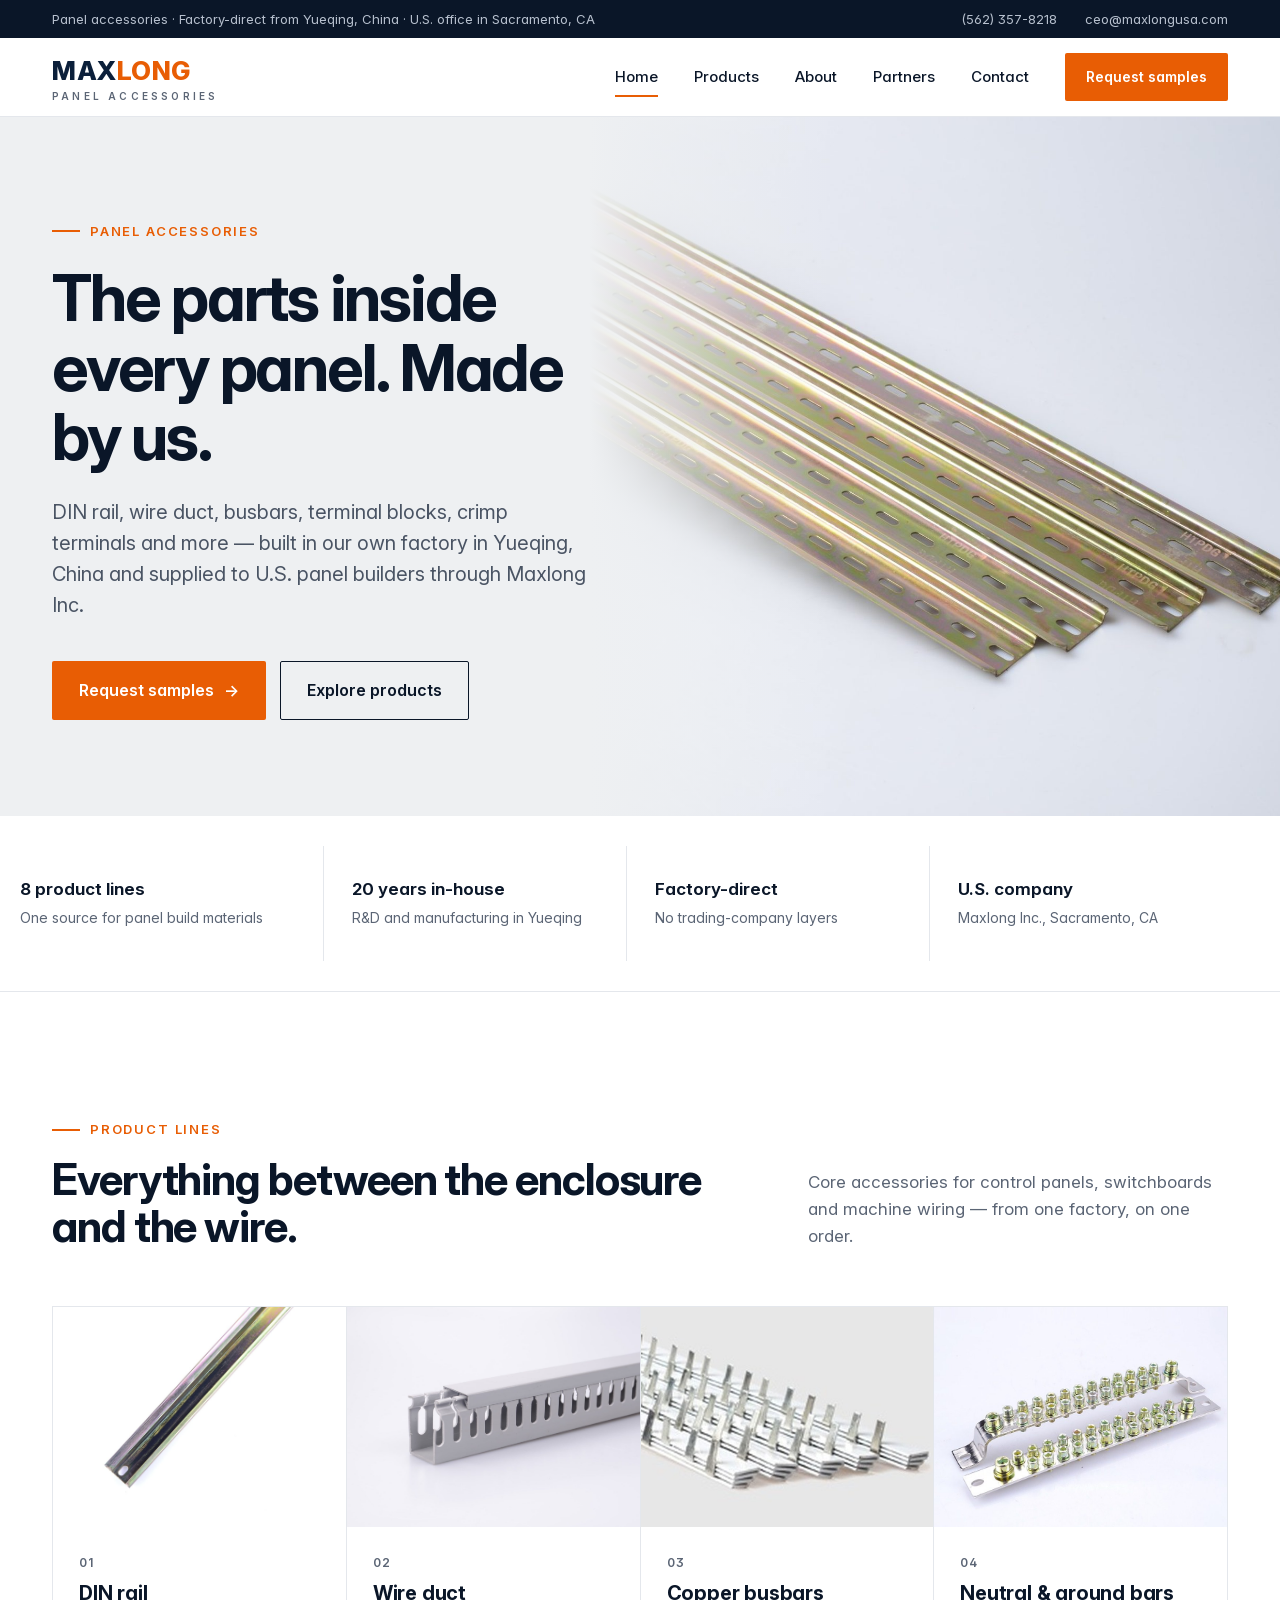
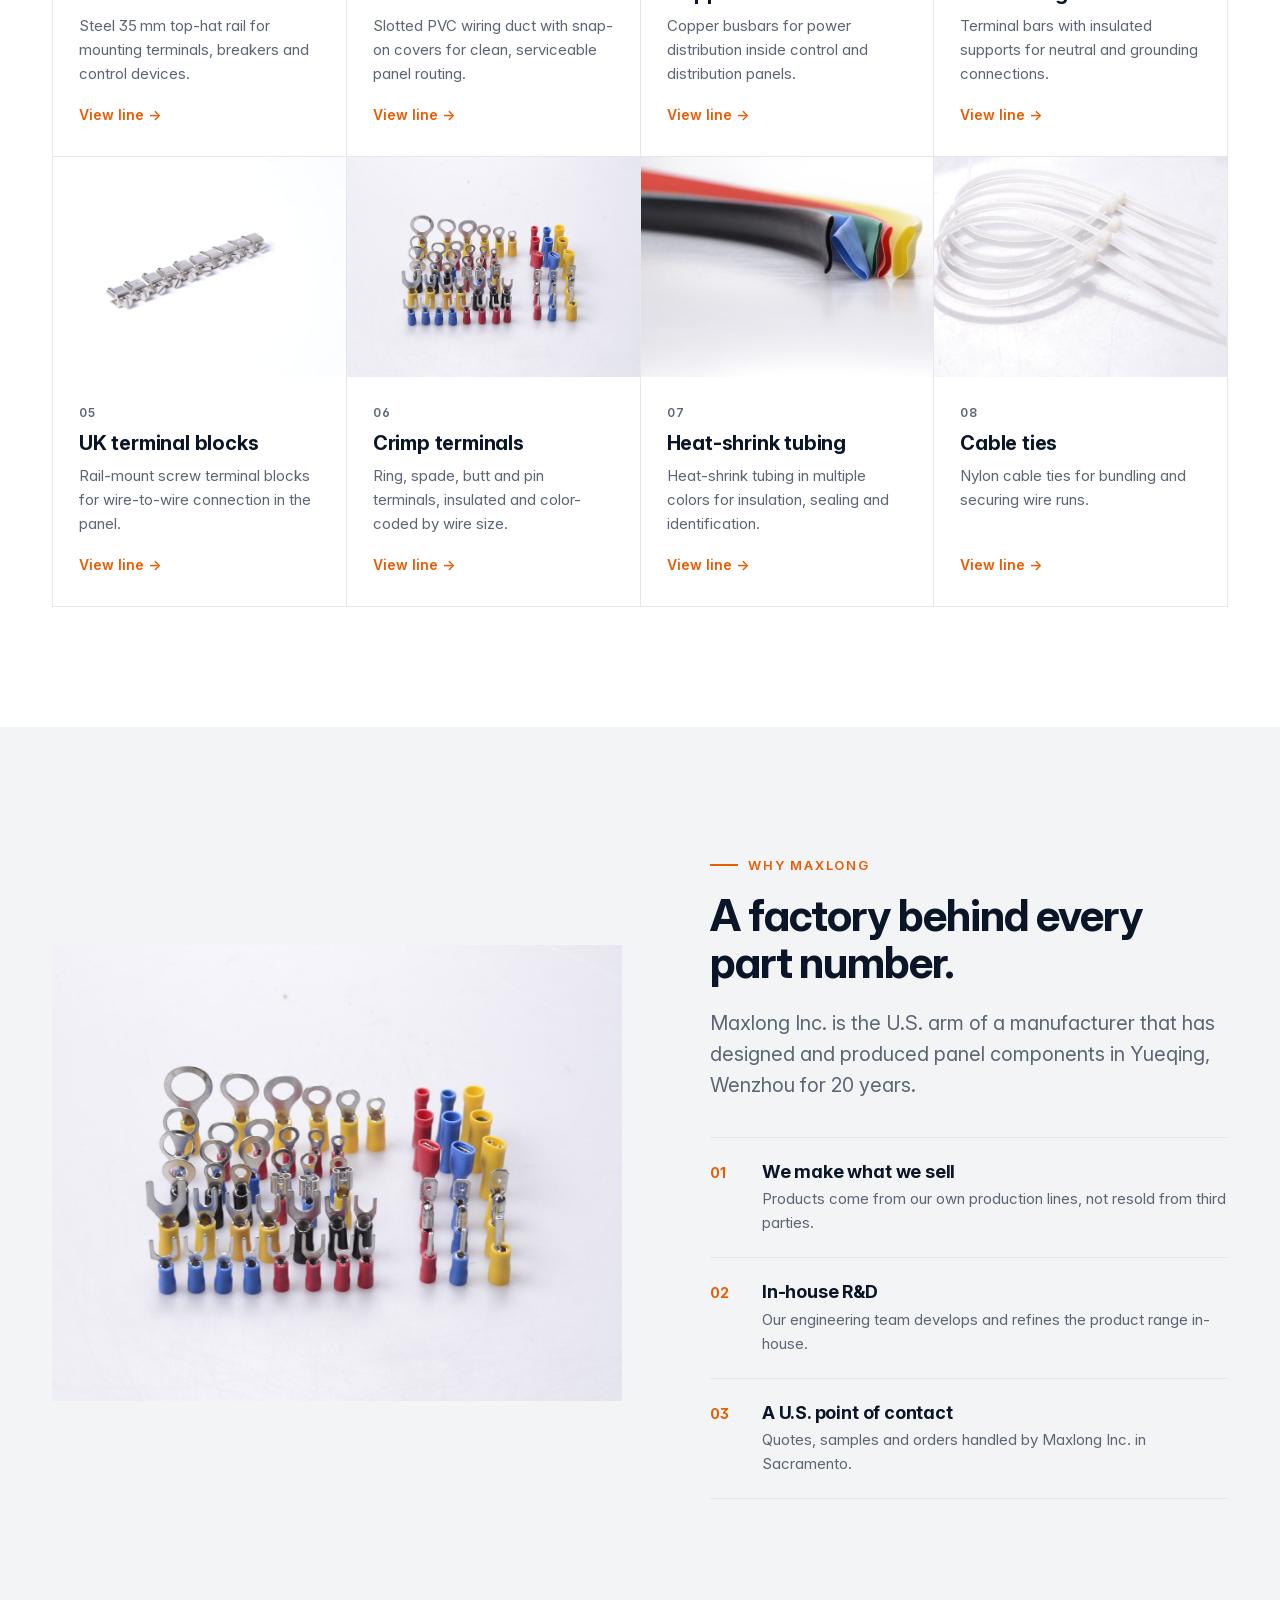
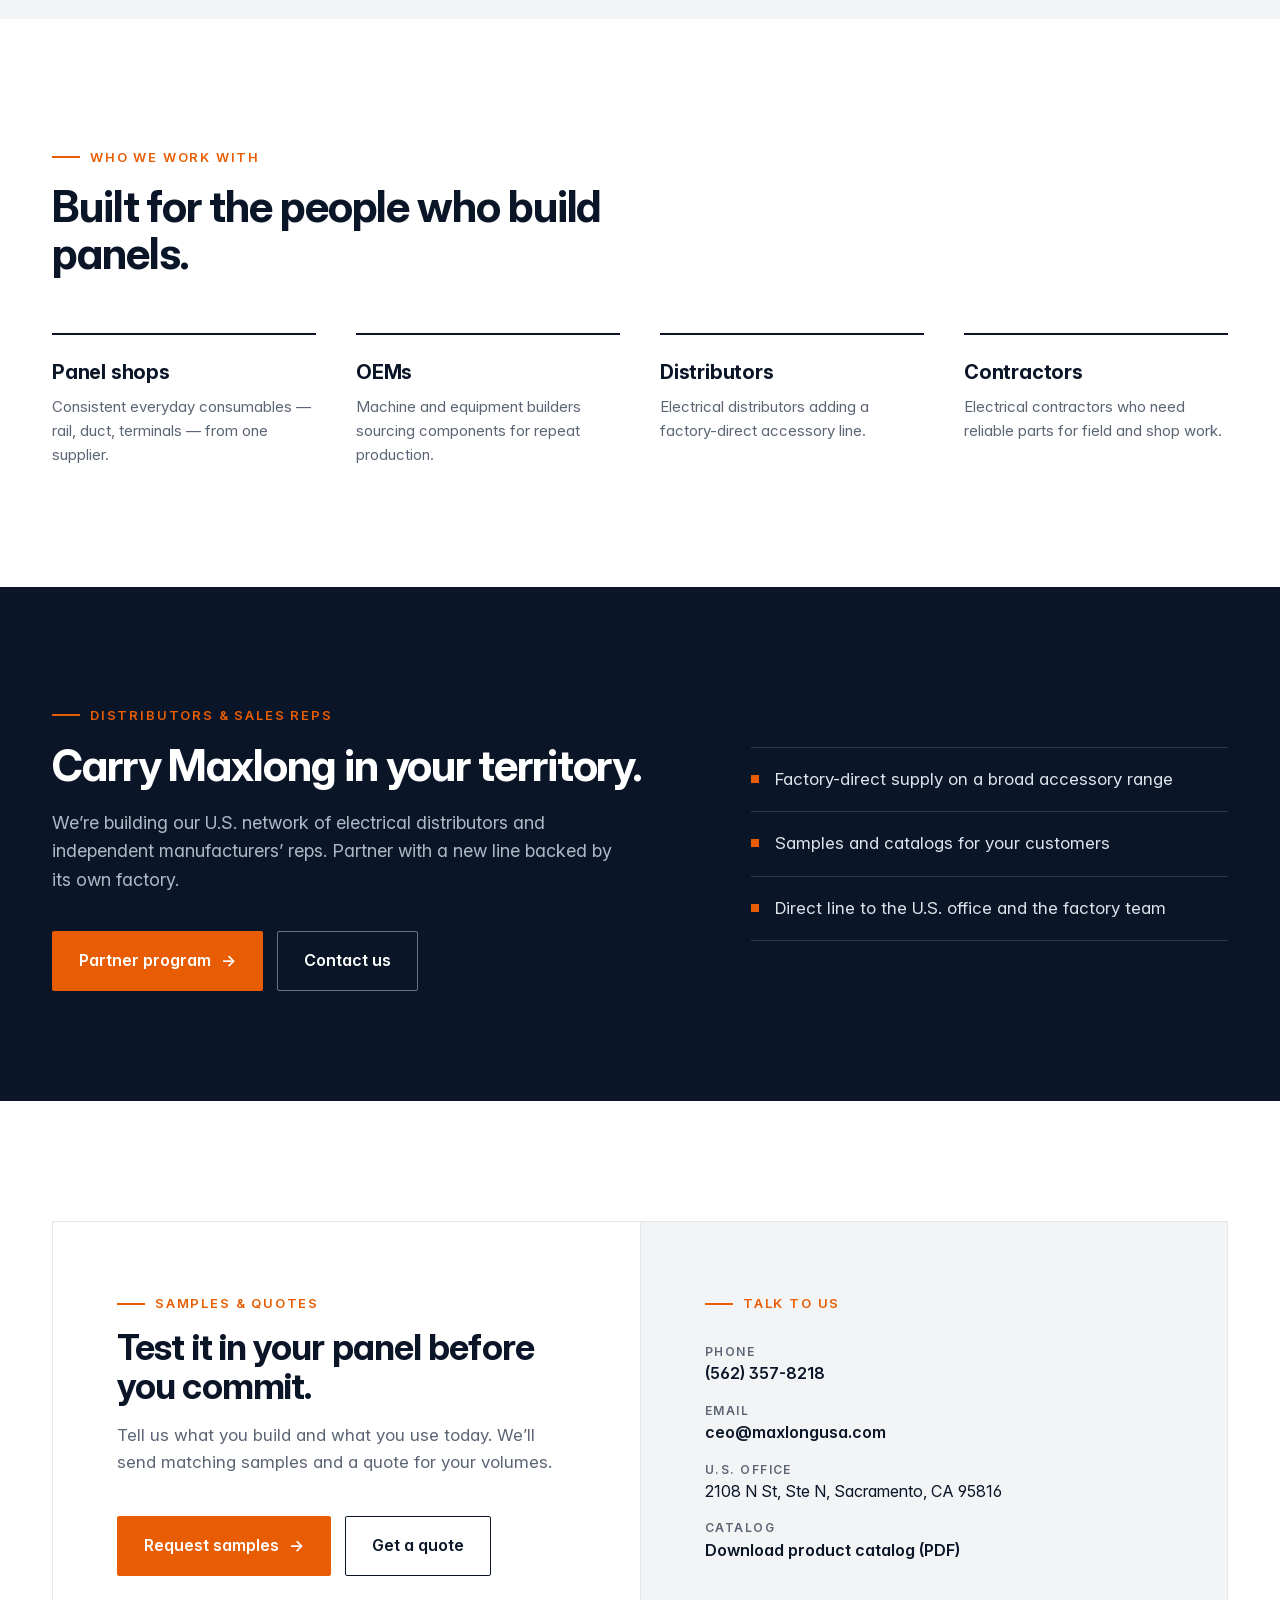
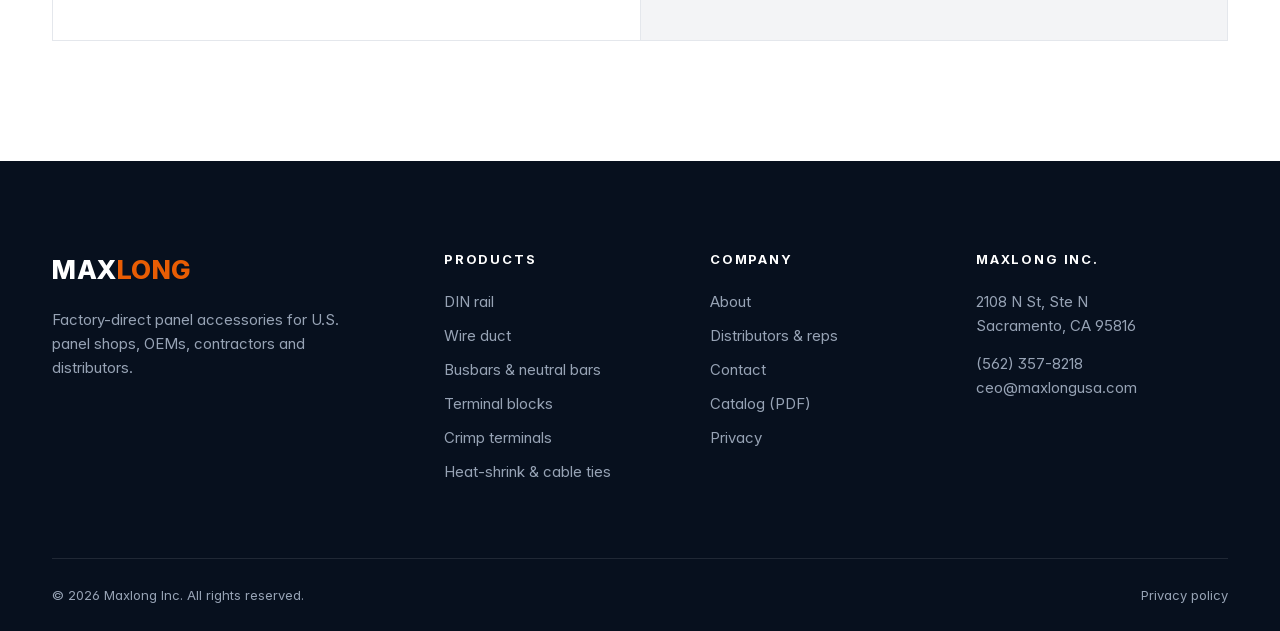
<file: index.html>
<!DOCTYPE html>
<html lang="en"><head><meta charset="utf-8"><meta name="viewport" content="width=device-width, initial-scale=1">
<title>Maxlong Inc. | Factory-direct panel accessories</title><meta name="description" content="Maxlong Inc. supplies DIN rail, wire duct, copper busbars, neutral and ground bars, terminal blocks, crimp terminals, heat-shrink tubing and cable ties. Sacramento, CA.">
<link rel="icon" href="favicon.svg" type="image/svg+xml"><link rel="preload" href="fonts/InterVariable.woff2" as="font" type="font/woff2" crossorigin><link rel="stylesheet" href="styles.css"></head>
<body>
<div class="util"><div class="wrap"><span>Panel accessories &middot; Factory-direct from Yueqing, China &middot; U.S. office in Sacramento, CA</span><div class="r"><a href="tel:+15623578218">(562) 357-8218</a><a href="mailto:ceo@maxlongusa.com">ceo@maxlongusa.com</a></div></div></div>
<header class="site"><div class="wrap"><a class="logo" href="index.html">MAX<span>LONG</span><small>PANEL ACCESSORIES</small></a>
<button class="nav-toggle" aria-expanded="false" aria-controls="nav">Menu</button>
<nav class="main" id="nav"><a href="index.html">Home</a><a href="products.html">Products</a><a href="about.html">About</a><a href="partners.html">Partners</a><a href="contact.html">Contact</a><a class="btn btn-primary" href="contact.html?interest=Samples">Request samples</a></nav></div></header>
<main>
<section class="hero"><div class="hero-img" role="img" aria-label="Maxlong steel DIN rails"></div><div class="wrap"><div class="hero-copy">
<span class="eyebrow">Panel accessories</span>
<h1>The parts inside every panel. Made by us.</h1>
<p class="lead">DIN rail, wire duct, busbars, terminal blocks, crimp terminals and more &mdash; built in our own factory in Yueqing, China and supplied to U.S. panel builders through Maxlong Inc.</p>
<div class="hero-cta"><a class="btn btn-primary" href="contact.html?interest=Samples">Request samples <span class="arr">&rarr;</span></a><a class="btn btn-line" href="products.html">Explore products</a></div>
</div></div></section>
<div class="facts"><div class="wrap">
<div><strong>8 product lines</strong><span>One source for panel build materials</span></div>
<div><strong>20 years in-house</strong><span>R&amp;D and manufacturing in Yueqing</span></div>
<div><strong>Factory-direct</strong><span>No trading-company layers</span></div>
<div><strong>U.S. company</strong><span>Maxlong Inc., Sacramento, CA</span></div>
</div></div>
<section class="s"><div class="wrap">
<div class="s-head"><div><span class="eyebrow">Product lines</span><h2>Everything between the enclosure and the wire.</h2></div><p>Core accessories for control panels, switchboards and machine wiring &mdash; from one factory, on one order.</p></div>
<div class="pgrid"><a class="pcard" href="products.html#din-rail"><div class="ph"><img src="images/v2/din-rail-single.jpg" alt="Maxlong DIN rail" loading="lazy"></div><div class="bd"><span class="no">01</span><h3>DIN rail</h3><p>Steel 35&thinsp;mm top-hat rail for mounting terminals, breakers and control devices.</p><span class="go">View line &rarr;</span></div></a><a class="pcard" href="products.html#wire-duct"><div class="ph"><img src="images/v2/wire-duct.jpg" alt="Maxlong Wire duct" loading="lazy"></div><div class="bd"><span class="no">02</span><h3>Wire duct</h3><p>Slotted PVC wiring duct with snap-on covers for clean, serviceable panel routing.</p><span class="go">View line &rarr;</span></div></a><a class="pcard" href="products.html#busbar"><div class="ph"><img src="images/v2/busbar.jpg" alt="Maxlong Copper busbars" loading="lazy"></div><div class="bd"><span class="no">03</span><h3>Copper busbars</h3><p>Copper busbars for power distribution inside control and distribution panels.</p><span class="go">View line &rarr;</span></div></a><a class="pcard" href="products.html#neutral"><div class="ph"><img src="images/v2/neutral-bar.jpg" alt="Maxlong Neutral &amp; ground bars" loading="lazy"></div><div class="bd"><span class="no">04</span><h3>Neutral &amp; ground bars</h3><p>Terminal bars with insulated supports for neutral and grounding connections.</p><span class="go">View line &rarr;</span></div></a><a class="pcard" href="products.html#terminal"><div class="ph"><img src="images/v2/uk-terminal.jpg" alt="Maxlong UK terminal blocks" loading="lazy"></div><div class="bd"><span class="no">05</span><h3>UK terminal blocks</h3><p>Rail-mount screw terminal blocks for wire-to-wire connection in the panel.</p><span class="go">View line &rarr;</span></div></a><a class="pcard" href="products.html#crimp"><div class="ph"><img src="images/v2/crimp-assort.jpg" alt="Maxlong Crimp terminals" loading="lazy"></div><div class="bd"><span class="no">06</span><h3>Crimp terminals</h3><p>Ring, spade, butt and pin terminals, insulated and color-coded by wire size.</p><span class="go">View line &rarr;</span></div></a><a class="pcard" href="products.html#heatshrink"><div class="ph"><img src="images/v2/heatshrink.jpg" alt="Maxlong Heat-shrink tubing" loading="lazy"></div><div class="bd"><span class="no">07</span><h3>Heat-shrink tubing</h3><p>Heat-shrink tubing in multiple colors for insulation, sealing and identification.</p><span class="go">View line &rarr;</span></div></a><a class="pcard" href="products.html#cable-tie"><div class="ph"><img src="images/v2/cable-tie.jpg" alt="Maxlong Cable ties" loading="lazy"></div><div class="bd"><span class="no">08</span><h3>Cable ties</h3><p>Nylon cable ties for bundling and securing wire runs.</p><span class="go">View line &rarr;</span></div></a></div>
</div></section>
<section class="s bg-soft"><div class="wrap split">
<div class="split-img"><img src="images/v2/crimp-assort.jpg" alt="Maxlong insulated crimp terminals" loading="lazy"></div>
<div><span class="eyebrow">Why Maxlong</span><h2>A factory behind every part number.</h2><p class="lead">Maxlong Inc. is the U.S. arm of a manufacturer that has designed and produced panel components in Yueqing, Wenzhou for 20 years.</p>
<ul class="steps">
<li><b>01</b><div><h3>We make what we sell</h3><p>Products come from our own production lines, not resold from third parties.</p></div></li>
<li><b>02</b><div><h3>In-house R&amp;D</h3><p>Our engineering team develops and refines the product range in-house.</p></div></li>
<li><b>03</b><div><h3>A U.S. point of contact</h3><p>Quotes, samples and orders handled by Maxlong Inc. in Sacramento.</p></div></li>
</ul></div></div></section>
<section class="s"><div class="wrap">
<div class="s-head"><div><span class="eyebrow">Who we work with</span><h2>Built for the people who build panels.</h2></div></div>
<div class="aud">
<div><h3>Panel shops</h3><p>Consistent everyday consumables &mdash; rail, duct, terminals &mdash; from one supplier.</p></div>
<div><h3>OEMs</h3><p>Machine and equipment builders sourcing components for repeat production.</p></div>
<div><h3>Distributors</h3><p>Electrical distributors adding a factory-direct accessory line.</p></div>
<div><h3>Contractors</h3><p>Electrical contractors who need reliable parts for field and shop work.</p></div>
</div></div></section>
<section class="band"><div class="wrap">
<div><span class="eyebrow">Distributors &amp; sales reps</span><h2>Carry Maxlong in your territory.</h2><p>We&rsquo;re building our U.S. network of electrical distributors and independent manufacturers&rsquo; reps. Partner with a new line backed by its own factory.</p>
<div class="cta"><a class="btn btn-primary" href="partners.html">Partner program <span class="arr">&rarr;</span></a><a class="btn btn-ghost" href="contact.html?interest=Distributor%20%2F%20Rep">Contact us</a></div></div>
<ul><li>Factory-direct supply on a broad accessory range</li><li>Samples and catalogs for your customers</li><li>Direct line to the U.S. office and the factory team</li></ul>
</div></section>
<section class="s"><div class="wrap"><div class="quote">
<div><span class="eyebrow">Samples &amp; quotes</span><h2>Test it in your panel before you commit.</h2><p class="muted">Tell us what you build and what you use today. We&rsquo;ll send matching samples and a quote for your volumes.</p>
<div class="hero-cta"><a class="btn btn-primary" href="contact.html?interest=Samples">Request samples <span class="arr">&rarr;</span></a><a class="btn btn-line" href="contact.html?interest=Quote">Get a quote</a></div></div>
<div class="q2"><span class="eyebrow">Talk to us</span><div class="contact-lines">
<div><span>Phone</span><a href="tel:+15623578218">(562) 357-8218</a></div>
<div><span>Email</span><a href="mailto:ceo@maxlongusa.com">ceo@maxlongusa.com</a></div>
<div><span>U.S. office</span>2108 N St, Ste N, Sacramento, CA 95816</div>
<div><span>Catalog</span><a href="downloads/Maxlong_Product_Catalog.pdf">Download product catalog (PDF)</a></div></div></div>
</div></div></section></main>
<footer class="site"><div class="wrap"><div class="top">
<div><a class="logo" href="index.html">MAX<span>LONG</span></a><p style="margin-top:18px;max-width:320px">Factory-direct panel accessories for U.S. panel shops, OEMs, contractors and distributors.</p></div>
<div><h4>Products</h4><ul><li><a href="products.html#din-rail">DIN rail</a></li><li><a href="products.html#wire-duct">Wire duct</a></li><li><a href="products.html#busbar">Busbars &amp; neutral bars</a></li><li><a href="products.html#terminal">Terminal blocks</a></li><li><a href="products.html#crimp">Crimp terminals</a></li><li><a href="products.html#heatshrink">Heat-shrink &amp; cable ties</a></li></ul></div>
<div><h4>Company</h4><ul><li><a href="about.html">About</a></li><li><a href="partners.html">Distributors &amp; reps</a></li><li><a href="contact.html">Contact</a></li><li><a href="downloads/Maxlong_Product_Catalog.pdf">Catalog (PDF)</a></li><li><a href="privacy.html">Privacy</a></li></ul></div>
<div><h4>Maxlong Inc.</h4><p>2108 N St, Ste N<br>Sacramento, CA 95816</p><p style="margin-top:14px"><a href="tel:+15623578218">(562) 357-8218</a><br><a href="mailto:ceo@maxlongusa.com">ceo@maxlongusa.com</a></p></div>
</div><div class="bot"><span>&copy; 2026 Maxlong Inc. All rights reserved.</span><span><a href="privacy.html">Privacy policy</a></span></div></div></footer>
<script src="site.js"></script></body></html>
</file>
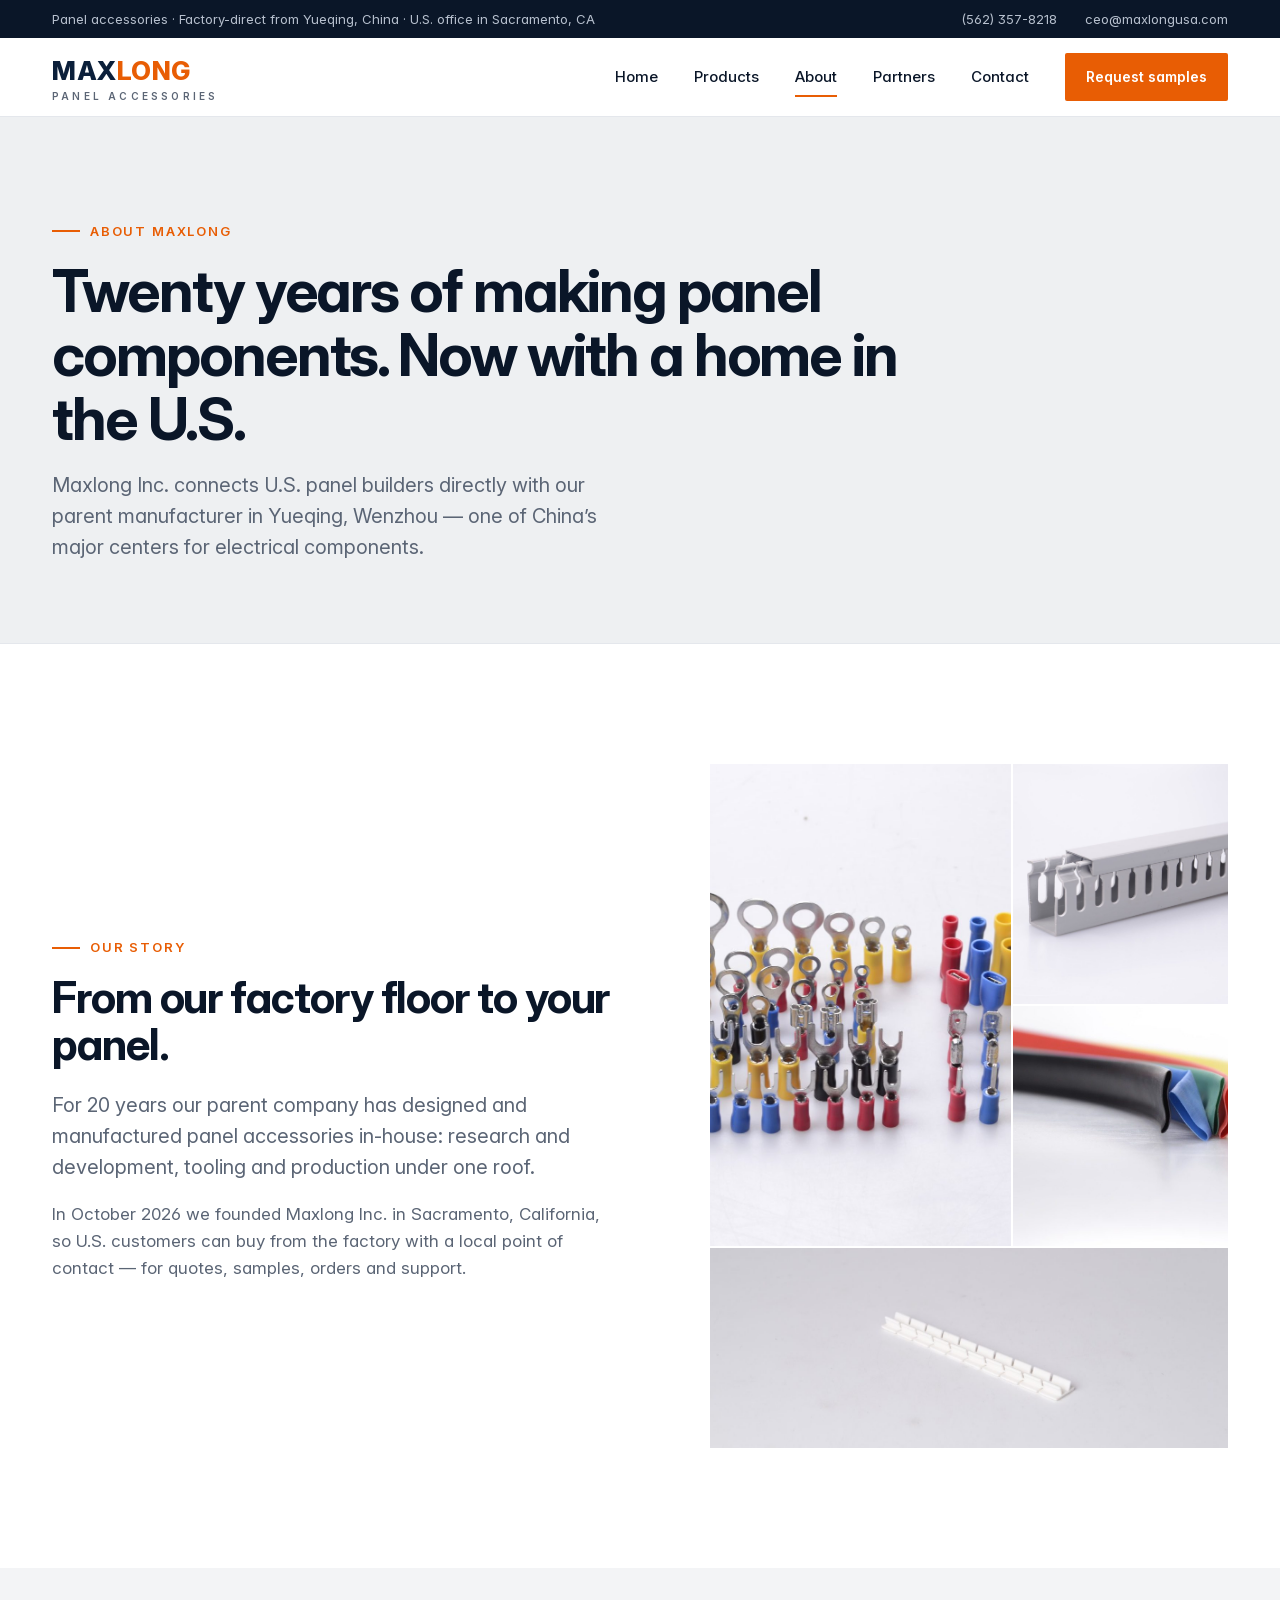
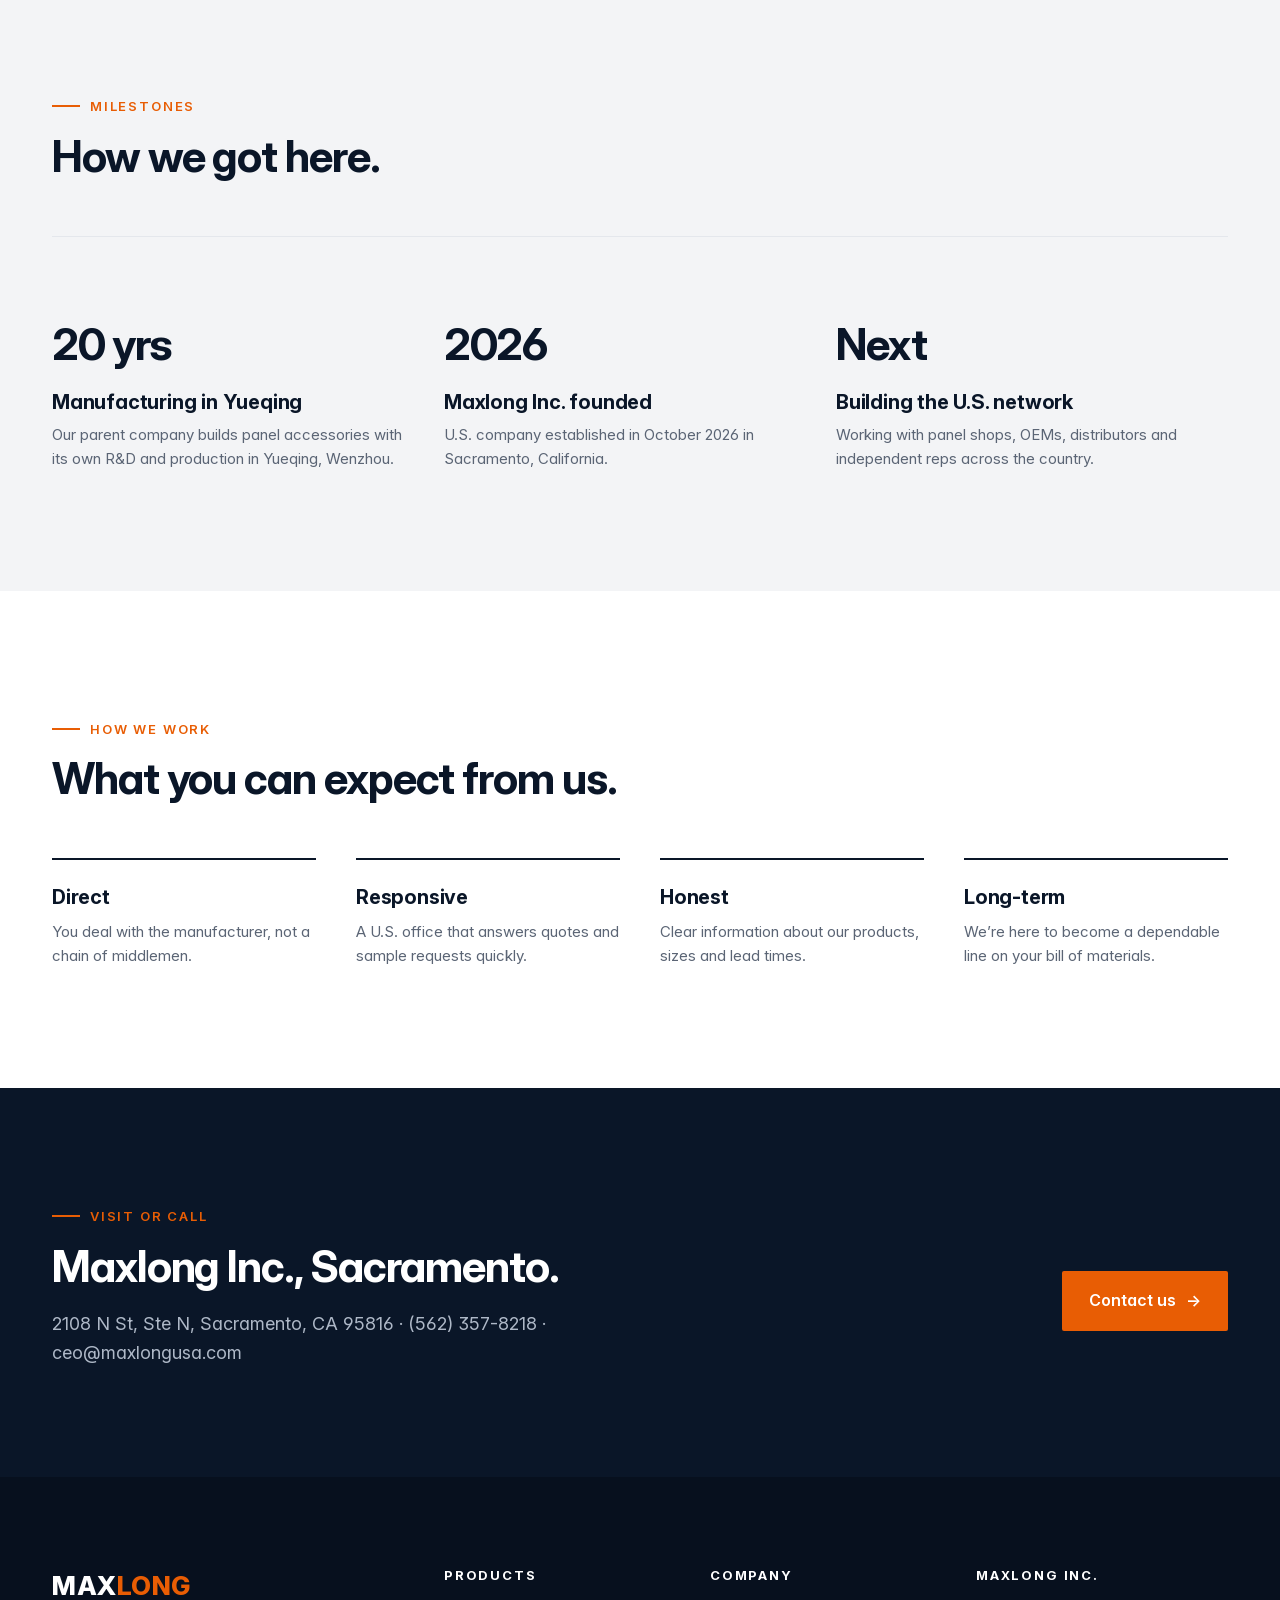
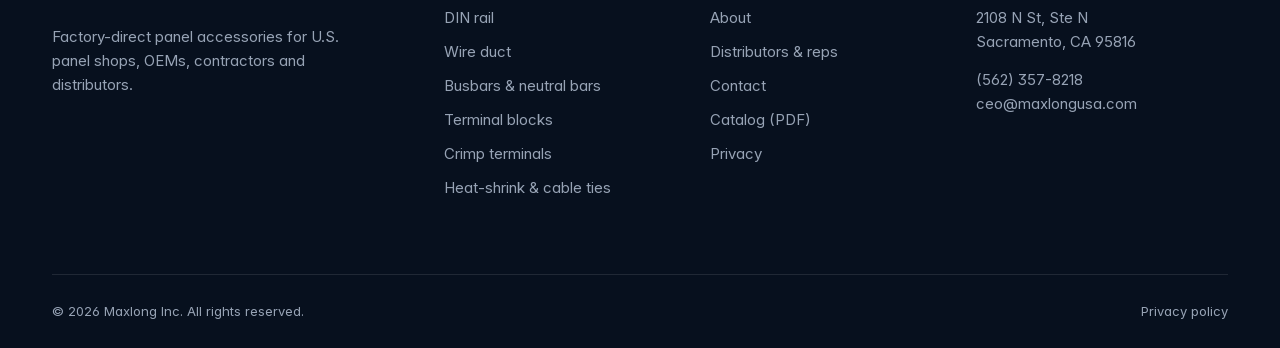
<file: about.html>
<!DOCTYPE html>
<html lang="en"><head><meta charset="utf-8"><meta name="viewport" content="width=device-width, initial-scale=1">
<title>About | Maxlong Inc.</title><meta name="description" content="Maxlong Inc. is the U.S. company of a Yueqing, Wenzhou manufacturer with 20 years of in-house R&D and production of panel accessories.">
<link rel="icon" href="favicon.svg" type="image/svg+xml"><link rel="preload" href="fonts/InterVariable.woff2" as="font" type="font/woff2" crossorigin><link rel="stylesheet" href="styles.css"></head>
<body>
<div class="util"><div class="wrap"><span>Panel accessories &middot; Factory-direct from Yueqing, China &middot; U.S. office in Sacramento, CA</span><div class="r"><a href="tel:+15623578218">(562) 357-8218</a><a href="mailto:ceo@maxlongusa.com">ceo@maxlongusa.com</a></div></div></div>
<header class="site"><div class="wrap"><a class="logo" href="index.html">MAX<span>LONG</span><small>PANEL ACCESSORIES</small></a>
<button class="nav-toggle" aria-expanded="false" aria-controls="nav">Menu</button>
<nav class="main" id="nav"><a href="index.html">Home</a><a href="products.html">Products</a><a href="about.html">About</a><a href="partners.html">Partners</a><a href="contact.html">Contact</a><a class="btn btn-primary" href="contact.html?interest=Samples">Request samples</a></nav></div></header>
<main><section class="phead"><div class="wrap"><span class="eyebrow">About Maxlong</span><h1>Twenty years of making panel components. Now with a home in the U.S.</h1><p class="lead">Maxlong Inc. connects U.S. panel builders directly with our parent manufacturer in Yueqing, Wenzhou &mdash; one of China&rsquo;s major centers for electrical components.</p></div></section>
<section class="s"><div class="wrap split">
<div><span class="eyebrow">Our story</span><h2>From our factory floor to your panel.</h2>
<p class="lead" style="margin-bottom:18px">For 20 years our parent company has designed and manufactured panel accessories in-house: research and development, tooling and production under one roof.</p>
<p class="muted">In October 2026 we founded Maxlong Inc. in Sacramento, California, so U.S. customers can buy from the factory with a local point of contact &mdash; for quotes, samples, orders and support.</p></div>
<div class="mosaic"><div class="big"><img src="images/v2/crimp-assort.jpg" alt="Maxlong crimp terminals" loading="lazy"></div><div><img src="images/v2/wire-duct.jpg" alt="Maxlong wire duct" loading="lazy"></div><div><img src="images/v2/heatshrink.jpg" alt="Maxlong heat-shrink tubing" loading="lazy"></div><div style="grid-column:span 2"><img src="images/v2/uk-terminal-2.jpg" alt="Maxlong UK terminal blocks" loading="lazy"></div></div>
</div></section>
<section class="s bg-soft"><div class="wrap"><div class="s-head"><div><span class="eyebrow">Milestones</span><h2>How we got here.</h2></div></div>
<div class="timeline">
<div><div class="yr">20 yrs</div><h3>Manufacturing in Yueqing</h3><p>Our parent company builds panel accessories with its own R&amp;D and production in Yueqing, Wenzhou.</p></div>
<div><div class="yr">2026</div><h3>Maxlong Inc. founded</h3><p>U.S. company established in October 2026 in Sacramento, California.</p></div>
<div><div class="yr">Next</div><h3>Building the U.S. network</h3><p>Working with panel shops, OEMs, distributors and independent reps across the country.</p></div>
</div></div></section>
<section class="s"><div class="wrap"><div class="s-head"><div><span class="eyebrow">How we work</span><h2>What you can expect from us.</h2></div></div>
<div class="aud">
<div><h3>Direct</h3><p>You deal with the manufacturer, not a chain of middlemen.</p></div>
<div><h3>Responsive</h3><p>A U.S. office that answers quotes and sample requests quickly.</p></div>
<div><h3>Honest</h3><p>Clear information about our products, sizes and lead times.</p></div>
<div><h3>Long-term</h3><p>We&rsquo;re here to become a dependable line on your bill of materials.</p></div>
</div></div></section>
<section class="band"><div class="wrap"><div><span class="eyebrow">Visit or call</span><h2>Maxlong Inc., Sacramento.</h2><p>2108 N St, Ste N, Sacramento, CA 95816 &middot; (562) 357-8218 &middot; ceo@maxlongusa.com</p></div><div class="cta" style="justify-content:flex-end"><a class="btn btn-primary" href="contact.html">Contact us <span class="arr">&rarr;</span></a></div></div></section></main>
<footer class="site"><div class="wrap"><div class="top">
<div><a class="logo" href="index.html">MAX<span>LONG</span></a><p style="margin-top:18px;max-width:320px">Factory-direct panel accessories for U.S. panel shops, OEMs, contractors and distributors.</p></div>
<div><h4>Products</h4><ul><li><a href="products.html#din-rail">DIN rail</a></li><li><a href="products.html#wire-duct">Wire duct</a></li><li><a href="products.html#busbar">Busbars &amp; neutral bars</a></li><li><a href="products.html#terminal">Terminal blocks</a></li><li><a href="products.html#crimp">Crimp terminals</a></li><li><a href="products.html#heatshrink">Heat-shrink &amp; cable ties</a></li></ul></div>
<div><h4>Company</h4><ul><li><a href="about.html">About</a></li><li><a href="partners.html">Distributors &amp; reps</a></li><li><a href="contact.html">Contact</a></li><li><a href="downloads/Maxlong_Product_Catalog.pdf">Catalog (PDF)</a></li><li><a href="privacy.html">Privacy</a></li></ul></div>
<div><h4>Maxlong Inc.</h4><p>2108 N St, Ste N<br>Sacramento, CA 95816</p><p style="margin-top:14px"><a href="tel:+15623578218">(562) 357-8218</a><br><a href="mailto:ceo@maxlongusa.com">ceo@maxlongusa.com</a></p></div>
</div><div class="bot"><span>&copy; 2026 Maxlong Inc. All rights reserved.</span><span><a href="privacy.html">Privacy policy</a></span></div></div></footer>
<script src="site.js"></script></body></html>
</file>
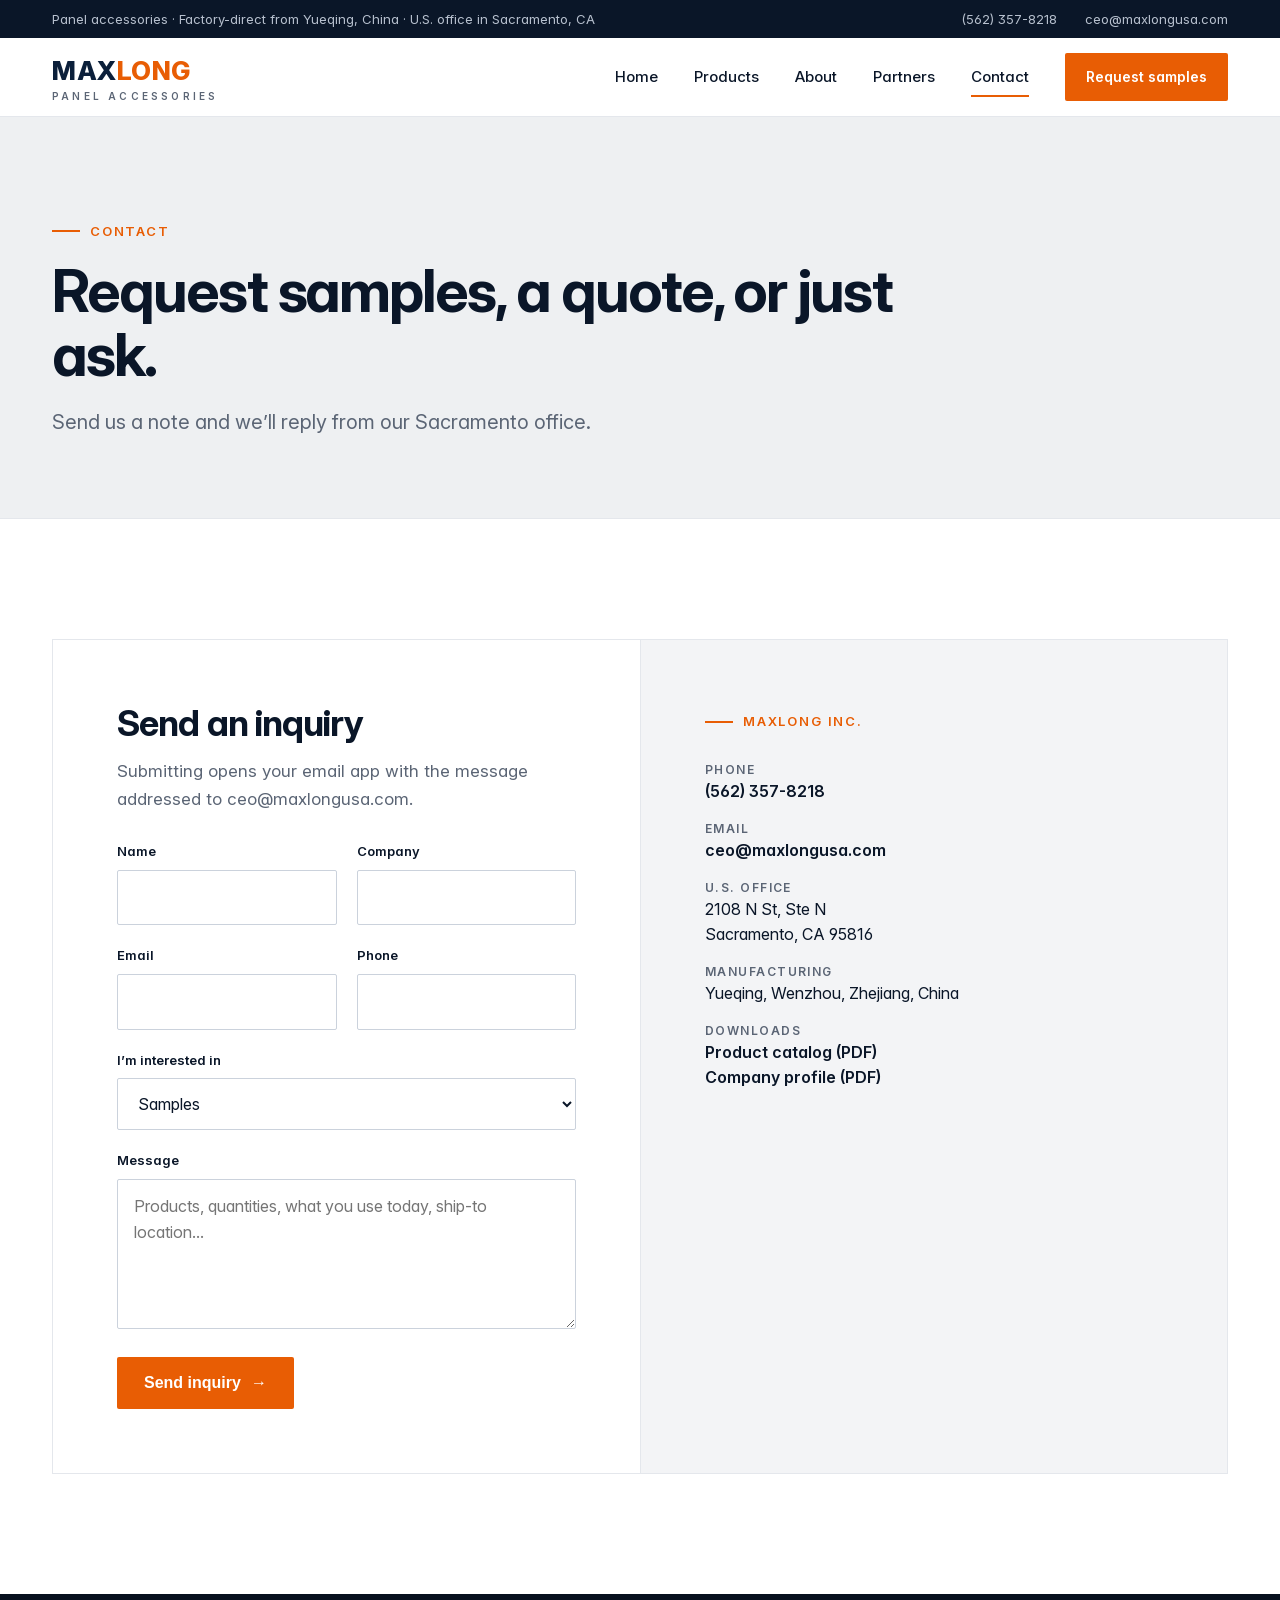
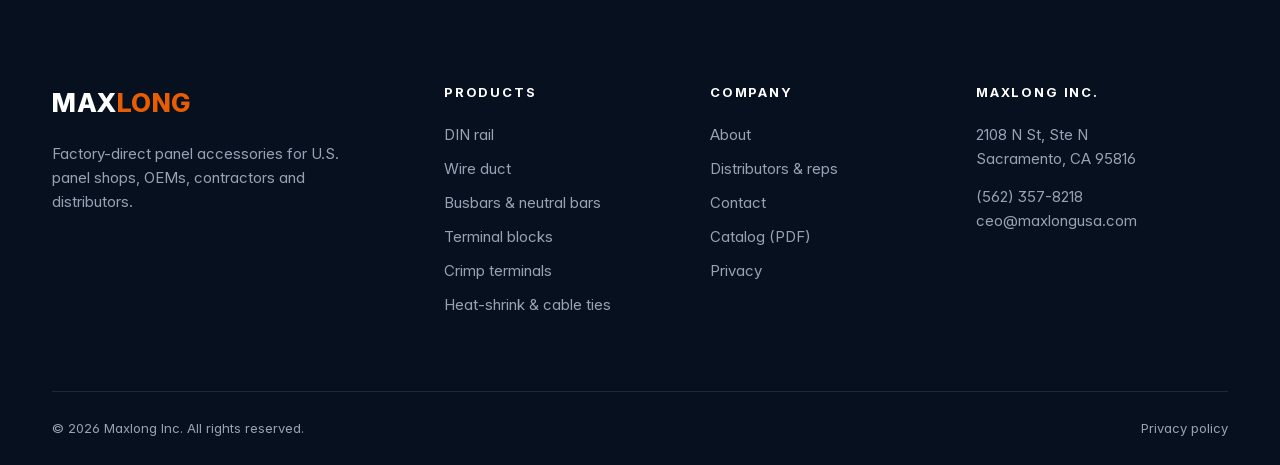
<file: contact.html>
<!DOCTYPE html>
<html lang="en"><head><meta charset="utf-8"><meta name="viewport" content="width=device-width, initial-scale=1">
<title>Contact | Maxlong Inc.</title><meta name="description" content="Contact Maxlong Inc. in Sacramento, CA for samples, quotes and distributor inquiries.">
<link rel="icon" href="favicon.svg" type="image/svg+xml"><link rel="preload" href="fonts/InterVariable.woff2" as="font" type="font/woff2" crossorigin><link rel="stylesheet" href="styles.css"></head>
<body>
<div class="util"><div class="wrap"><span>Panel accessories &middot; Factory-direct from Yueqing, China &middot; U.S. office in Sacramento, CA</span><div class="r"><a href="tel:+15623578218">(562) 357-8218</a><a href="mailto:ceo@maxlongusa.com">ceo@maxlongusa.com</a></div></div></div>
<header class="site"><div class="wrap"><a class="logo" href="index.html">MAX<span>LONG</span><small>PANEL ACCESSORIES</small></a>
<button class="nav-toggle" aria-expanded="false" aria-controls="nav">Menu</button>
<nav class="main" id="nav"><a href="index.html">Home</a><a href="products.html">Products</a><a href="about.html">About</a><a href="partners.html">Partners</a><a href="contact.html">Contact</a><a class="btn btn-primary" href="contact.html?interest=Samples">Request samples</a></nav></div></header>
<main><section class="phead"><div class="wrap"><span class="eyebrow">Contact</span><h1>Request samples, a quote, or just ask.</h1><p class="lead">Send us a note and we&rsquo;ll reply from our Sacramento office.</p></div></section>
<section class="s"><div class="wrap"><div class="quote">
<div><h2 style="margin-top:0">Send an inquiry</h2><p class="muted" style="margin-bottom:28px">Submitting opens your email app with the message addressed to ceo@maxlongusa.com.</p>
<form id="contact-form"><div class="form-grid">
<div><label for="name">Name</label><input id="name" name="name" required></div>
<div><label for="company">Company</label><input id="company" name="company"></div>
<div><label for="email">Email</label><input id="email" name="email" type="email" required></div>
<div><label for="phone">Phone</label><input id="phone" name="phone"></div>
<div class="full"><label for="interest">I&rsquo;m interested in</label><select id="interest" name="interest"><option>Samples</option><option>Quote</option><option>Distributor / Rep</option><option>DIN rail</option><option>Wire duct</option><option>Copper busbars</option><option>Neutral and ground bars</option><option>UK terminal blocks</option><option>Crimp terminals</option><option>Heat-shrink tubing</option><option>Cable ties</option><option>Other</option></select></div>
<div class="full"><label for="message">Message</label><textarea id="message" name="message" placeholder="Products, quantities, what you use today, ship-to location..."></textarea></div>
<div class="full"><button class="btn btn-primary" type="submit" style="cursor:pointer">Send inquiry <span class="arr">&rarr;</span></button></div>
</div></form></div>
<div class="q2"><span class="eyebrow">Maxlong Inc.</span><div class="contact-lines">
<div><span>Phone</span><a href="tel:+15623578218">(562) 357-8218</a></div>
<div><span>Email</span><a href="mailto:ceo@maxlongusa.com">ceo@maxlongusa.com</a></div>
<div><span>U.S. office</span>2108 N St, Ste N<br>Sacramento, CA 95816</div>
<div><span>Manufacturing</span>Yueqing, Wenzhou, Zhejiang, China</div>
<div><span>Downloads</span><a href="downloads/Maxlong_Product_Catalog.pdf">Product catalog (PDF)</a><br><a href="downloads/Maxlong_Company_Profile.pdf">Company profile (PDF)</a></div>
</div></div></div></div></section></main>
<footer class="site"><div class="wrap"><div class="top">
<div><a class="logo" href="index.html">MAX<span>LONG</span></a><p style="margin-top:18px;max-width:320px">Factory-direct panel accessories for U.S. panel shops, OEMs, contractors and distributors.</p></div>
<div><h4>Products</h4><ul><li><a href="products.html#din-rail">DIN rail</a></li><li><a href="products.html#wire-duct">Wire duct</a></li><li><a href="products.html#busbar">Busbars &amp; neutral bars</a></li><li><a href="products.html#terminal">Terminal blocks</a></li><li><a href="products.html#crimp">Crimp terminals</a></li><li><a href="products.html#heatshrink">Heat-shrink &amp; cable ties</a></li></ul></div>
<div><h4>Company</h4><ul><li><a href="about.html">About</a></li><li><a href="partners.html">Distributors &amp; reps</a></li><li><a href="contact.html">Contact</a></li><li><a href="downloads/Maxlong_Product_Catalog.pdf">Catalog (PDF)</a></li><li><a href="privacy.html">Privacy</a></li></ul></div>
<div><h4>Maxlong Inc.</h4><p>2108 N St, Ste N<br>Sacramento, CA 95816</p><p style="margin-top:14px"><a href="tel:+15623578218">(562) 357-8218</a><br><a href="mailto:ceo@maxlongusa.com">ceo@maxlongusa.com</a></p></div>
</div><div class="bot"><span>&copy; 2026 Maxlong Inc. All rights reserved.</span><span><a href="privacy.html">Privacy policy</a></span></div></div></footer>
<script src="site.js"></script></body></html>
</file>
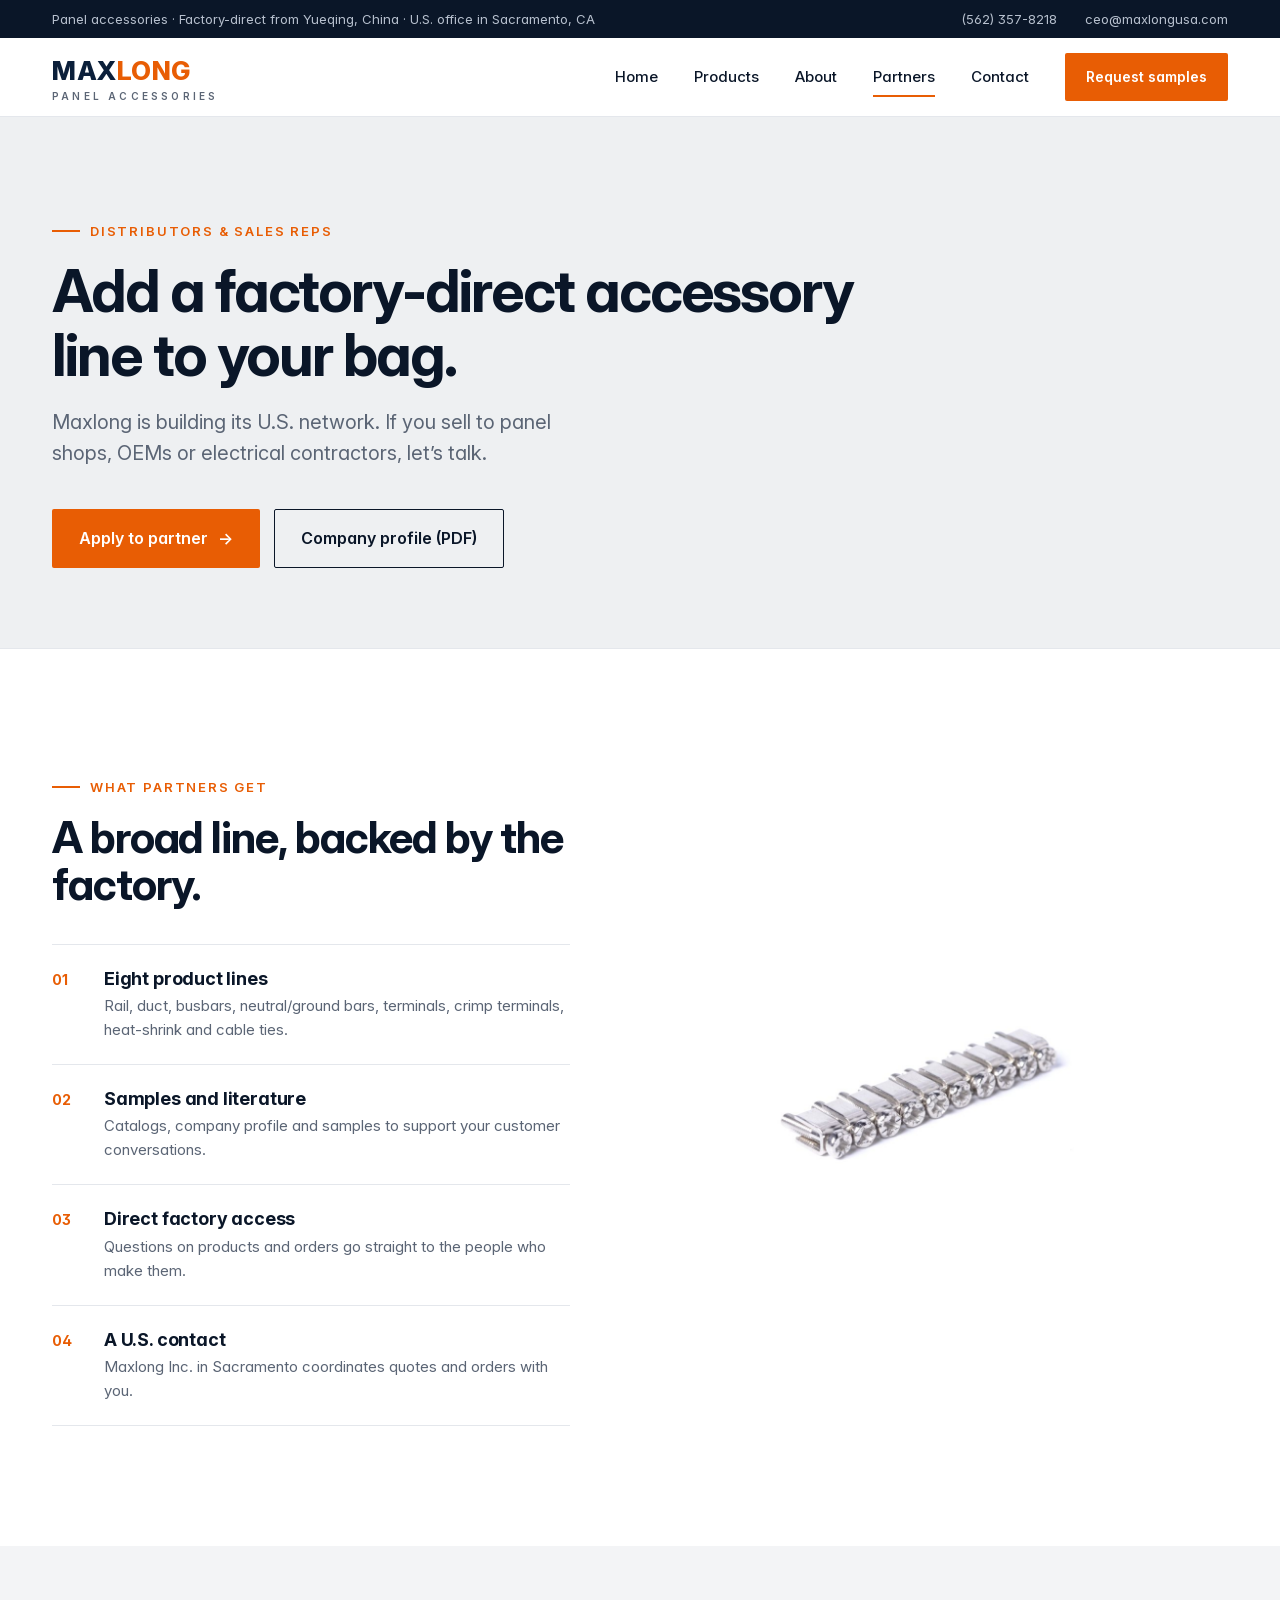
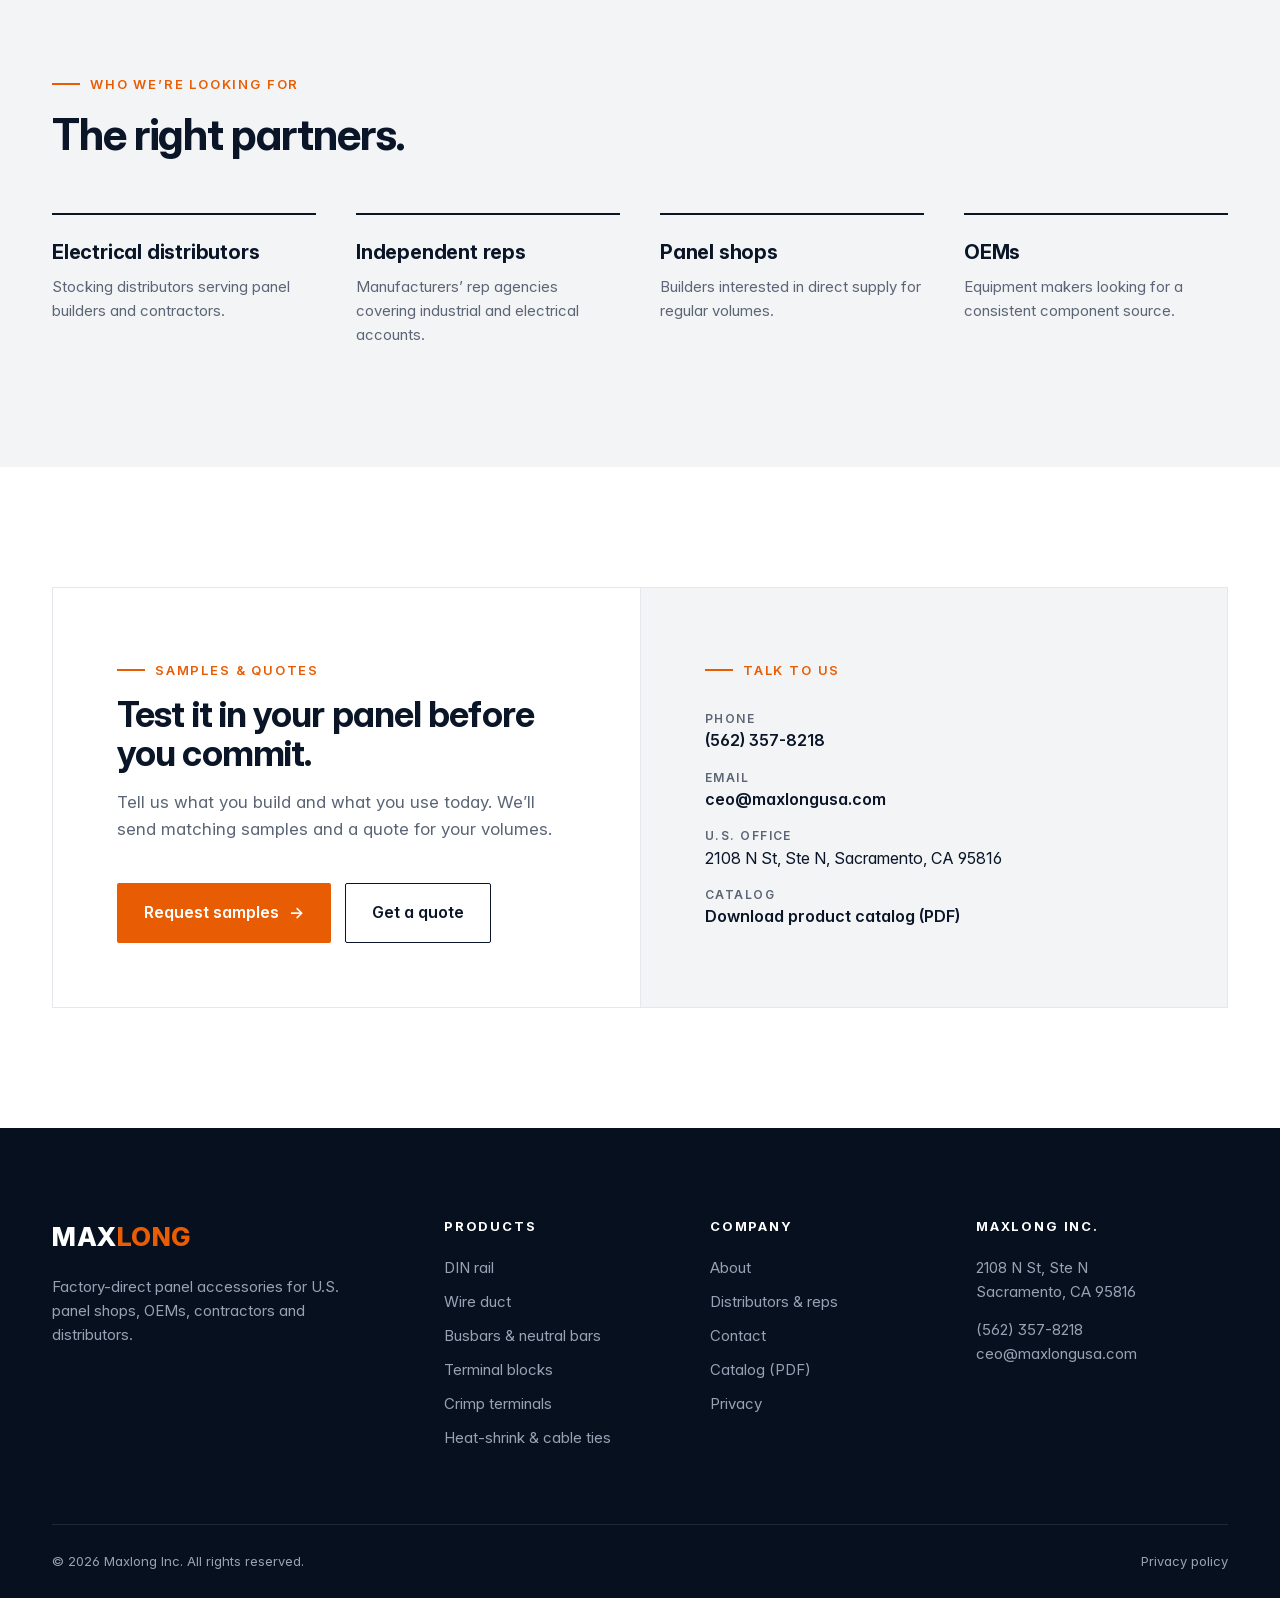
<file: partners.html>
<!DOCTYPE html>
<html lang="en"><head><meta charset="utf-8"><meta name="viewport" content="width=device-width, initial-scale=1">
<title>Distributors & Reps | Maxlong Inc.</title><meta name="description" content="Partner with Maxlong Inc. as a distributor or independent sales rep for factory-direct panel accessories.">
<link rel="icon" href="favicon.svg" type="image/svg+xml"><link rel="preload" href="fonts/InterVariable.woff2" as="font" type="font/woff2" crossorigin><link rel="stylesheet" href="styles.css"></head>
<body>
<div class="util"><div class="wrap"><span>Panel accessories &middot; Factory-direct from Yueqing, China &middot; U.S. office in Sacramento, CA</span><div class="r"><a href="tel:+15623578218">(562) 357-8218</a><a href="mailto:ceo@maxlongusa.com">ceo@maxlongusa.com</a></div></div></div>
<header class="site"><div class="wrap"><a class="logo" href="index.html">MAX<span>LONG</span><small>PANEL ACCESSORIES</small></a>
<button class="nav-toggle" aria-expanded="false" aria-controls="nav">Menu</button>
<nav class="main" id="nav"><a href="index.html">Home</a><a href="products.html">Products</a><a href="about.html">About</a><a href="partners.html">Partners</a><a href="contact.html">Contact</a><a class="btn btn-primary" href="contact.html?interest=Samples">Request samples</a></nav></div></header>
<main><section class="phead"><div class="wrap"><span class="eyebrow">Distributors &amp; sales reps</span><h1>Add a factory-direct accessory line to your bag.</h1><p class="lead">Maxlong is building its U.S. network. If you sell to panel shops, OEMs or electrical contractors, let&rsquo;s talk.</p><div class="hero-cta"><a class="btn btn-primary" href="contact.html?interest=Distributor%20%2F%20Rep">Apply to partner <span class="arr">&rarr;</span></a><a class="btn btn-line" href="downloads/Maxlong_Company_Profile.pdf">Company profile (PDF)</a></div></div></section>
<section class="s"><div class="wrap split rev">
<div class="split-img"><img src="images/v2/uk-terminal-3.jpg" alt="Maxlong terminal blocks" loading="lazy"></div>
<div><span class="eyebrow">What partners get</span><h2>A broad line, backed by the factory.</h2>
<ul class="steps">
<li><b>01</b><div><h3>Eight product lines</h3><p>Rail, duct, busbars, neutral/ground bars, terminals, crimp terminals, heat-shrink and cable ties.</p></div></li>
<li><b>02</b><div><h3>Samples and literature</h3><p>Catalogs, company profile and samples to support your customer conversations.</p></div></li>
<li><b>03</b><div><h3>Direct factory access</h3><p>Questions on products and orders go straight to the people who make them.</p></div></li>
<li><b>04</b><div><h3>A U.S. contact</h3><p>Maxlong Inc. in Sacramento coordinates quotes and orders with you.</p></div></li>
</ul></div></div></section>
<section class="s bg-soft"><div class="wrap"><div class="s-head"><div><span class="eyebrow">Who we&rsquo;re looking for</span><h2>The right partners.</h2></div></div>
<div class="aud">
<div><h3>Electrical distributors</h3><p>Stocking distributors serving panel builders and contractors.</p></div>
<div><h3>Independent reps</h3><p>Manufacturers&rsquo; rep agencies covering industrial and electrical accounts.</p></div>
<div><h3>Panel shops</h3><p>Builders interested in direct supply for regular volumes.</p></div>
<div><h3>OEMs</h3><p>Equipment makers looking for a consistent component source.</p></div>
</div></div></section>
<section class="s"><div class="wrap"><div class="quote">
<div><span class="eyebrow">Samples &amp; quotes</span><h2>Test it in your panel before you commit.</h2><p class="muted">Tell us what you build and what you use today. We&rsquo;ll send matching samples and a quote for your volumes.</p>
<div class="hero-cta"><a class="btn btn-primary" href="contact.html?interest=Samples">Request samples <span class="arr">&rarr;</span></a><a class="btn btn-line" href="contact.html?interest=Quote">Get a quote</a></div></div>
<div class="q2"><span class="eyebrow">Talk to us</span><div class="contact-lines">
<div><span>Phone</span><a href="tel:+15623578218">(562) 357-8218</a></div>
<div><span>Email</span><a href="mailto:ceo@maxlongusa.com">ceo@maxlongusa.com</a></div>
<div><span>U.S. office</span>2108 N St, Ste N, Sacramento, CA 95816</div>
<div><span>Catalog</span><a href="downloads/Maxlong_Product_Catalog.pdf">Download product catalog (PDF)</a></div></div></div>
</div></div></section></main>
<footer class="site"><div class="wrap"><div class="top">
<div><a class="logo" href="index.html">MAX<span>LONG</span></a><p style="margin-top:18px;max-width:320px">Factory-direct panel accessories for U.S. panel shops, OEMs, contractors and distributors.</p></div>
<div><h4>Products</h4><ul><li><a href="products.html#din-rail">DIN rail</a></li><li><a href="products.html#wire-duct">Wire duct</a></li><li><a href="products.html#busbar">Busbars &amp; neutral bars</a></li><li><a href="products.html#terminal">Terminal blocks</a></li><li><a href="products.html#crimp">Crimp terminals</a></li><li><a href="products.html#heatshrink">Heat-shrink &amp; cable ties</a></li></ul></div>
<div><h4>Company</h4><ul><li><a href="about.html">About</a></li><li><a href="partners.html">Distributors &amp; reps</a></li><li><a href="contact.html">Contact</a></li><li><a href="downloads/Maxlong_Product_Catalog.pdf">Catalog (PDF)</a></li><li><a href="privacy.html">Privacy</a></li></ul></div>
<div><h4>Maxlong Inc.</h4><p>2108 N St, Ste N<br>Sacramento, CA 95816</p><p style="margin-top:14px"><a href="tel:+15623578218">(562) 357-8218</a><br><a href="mailto:ceo@maxlongusa.com">ceo@maxlongusa.com</a></p></div>
</div><div class="bot"><span>&copy; 2026 Maxlong Inc. All rights reserved.</span><span><a href="privacy.html">Privacy policy</a></span></div></div></footer>
<script src="site.js"></script></body></html>
</file>
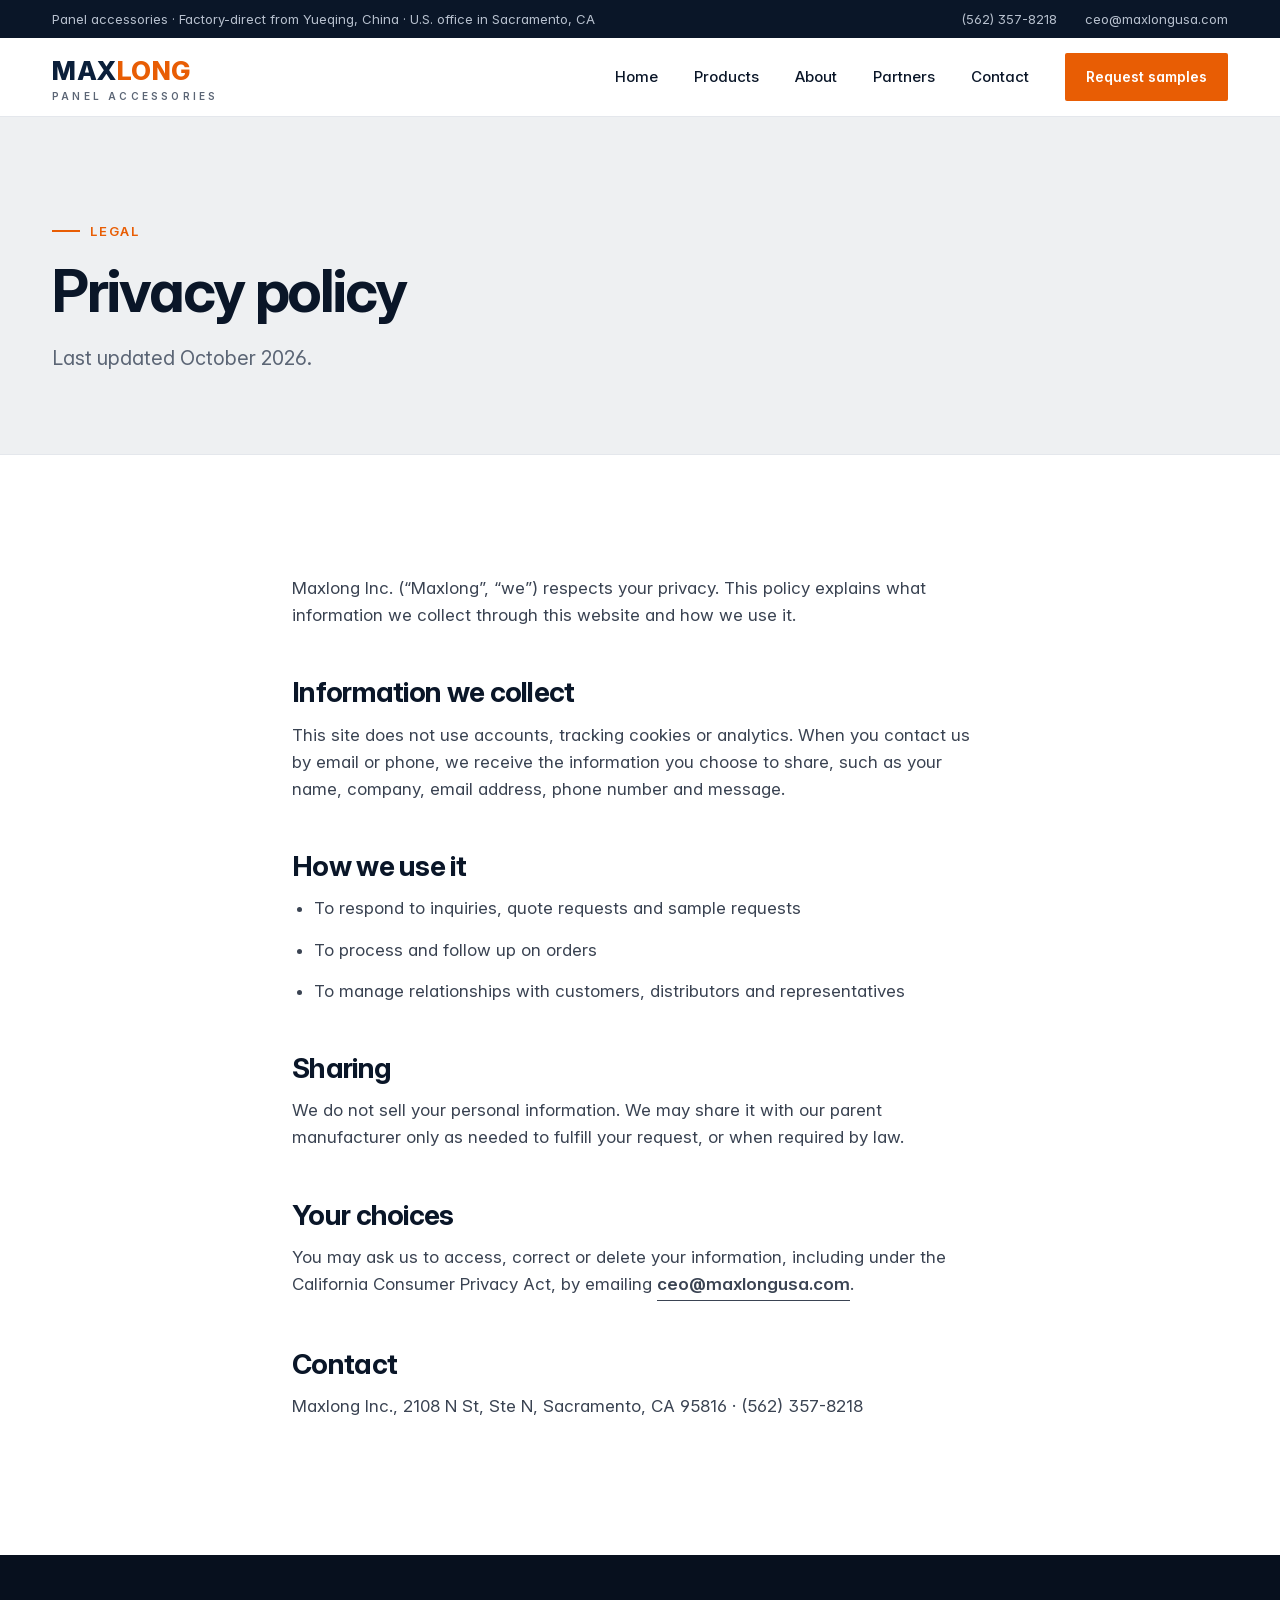
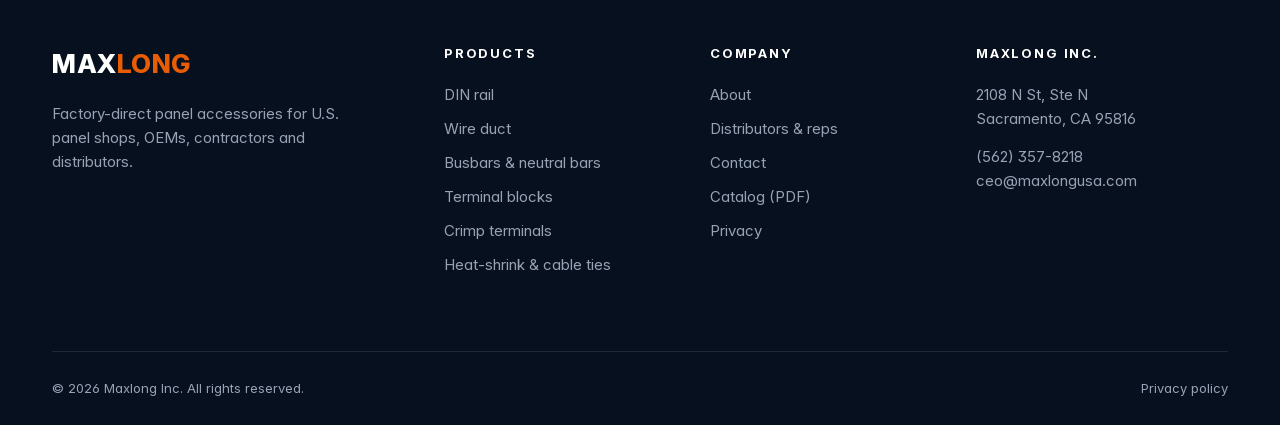
<file: privacy.html>
<!DOCTYPE html>
<html lang="en"><head><meta charset="utf-8"><meta name="viewport" content="width=device-width, initial-scale=1">
<title>Privacy Policy | Maxlong Inc.</title><meta name="description" content="Privacy policy for Maxlong Inc.">
<link rel="icon" href="favicon.svg" type="image/svg+xml"><link rel="preload" href="fonts/InterVariable.woff2" as="font" type="font/woff2" crossorigin><link rel="stylesheet" href="styles.css"></head>
<body>
<div class="util"><div class="wrap"><span>Panel accessories &middot; Factory-direct from Yueqing, China &middot; U.S. office in Sacramento, CA</span><div class="r"><a href="tel:+15623578218">(562) 357-8218</a><a href="mailto:ceo@maxlongusa.com">ceo@maxlongusa.com</a></div></div></div>
<header class="site"><div class="wrap"><a class="logo" href="index.html">MAX<span>LONG</span><small>PANEL ACCESSORIES</small></a>
<button class="nav-toggle" aria-expanded="false" aria-controls="nav">Menu</button>
<nav class="main" id="nav"><a href="index.html">Home</a><a href="products.html">Products</a><a href="about.html">About</a><a href="partners.html">Partners</a><a href="contact.html">Contact</a><a class="btn btn-primary" href="contact.html?interest=Samples">Request samples</a></nav></div></header>
<main><section class="phead"><div class="wrap"><span class="eyebrow">Legal</span><h1>Privacy policy</h1><p class="lead">Last updated October 2026.</p></div></section>
<section class="s"><div class="wrap prose">
<p>Maxlong Inc. (&ldquo;Maxlong&rdquo;, &ldquo;we&rdquo;) respects your privacy. This policy explains what information we collect through this website and how we use it.</p>
<h2>Information we collect</h2><p>This site does not use accounts, tracking cookies or analytics. When you contact us by email or phone, we receive the information you choose to share, such as your name, company, email address, phone number and message.</p>
<h2>How we use it</h2><ul><li>To respond to inquiries, quote requests and sample requests</li><li>To process and follow up on orders</li><li>To manage relationships with customers, distributors and representatives</li></ul>
<h2>Sharing</h2><p>We do not sell your personal information. We may share it with our parent manufacturer only as needed to fulfill your request, or when required by law.</p>
<h2>Your choices</h2><p>You may ask us to access, correct or delete your information, including under the California Consumer Privacy Act, by emailing <a class="link" href="mailto:ceo@maxlongusa.com">ceo@maxlongusa.com</a>.</p>
<h2>Contact</h2><p>Maxlong Inc., 2108 N St, Ste N, Sacramento, CA 95816 &middot; (562) 357-8218</p>
</div></section></main>
<footer class="site"><div class="wrap"><div class="top">
<div><a class="logo" href="index.html">MAX<span>LONG</span></a><p style="margin-top:18px;max-width:320px">Factory-direct panel accessories for U.S. panel shops, OEMs, contractors and distributors.</p></div>
<div><h4>Products</h4><ul><li><a href="products.html#din-rail">DIN rail</a></li><li><a href="products.html#wire-duct">Wire duct</a></li><li><a href="products.html#busbar">Busbars &amp; neutral bars</a></li><li><a href="products.html#terminal">Terminal blocks</a></li><li><a href="products.html#crimp">Crimp terminals</a></li><li><a href="products.html#heatshrink">Heat-shrink &amp; cable ties</a></li></ul></div>
<div><h4>Company</h4><ul><li><a href="about.html">About</a></li><li><a href="partners.html">Distributors &amp; reps</a></li><li><a href="contact.html">Contact</a></li><li><a href="downloads/Maxlong_Product_Catalog.pdf">Catalog (PDF)</a></li><li><a href="privacy.html">Privacy</a></li></ul></div>
<div><h4>Maxlong Inc.</h4><p>2108 N St, Ste N<br>Sacramento, CA 95816</p><p style="margin-top:14px"><a href="tel:+15623578218">(562) 357-8218</a><br><a href="mailto:ceo@maxlongusa.com">ceo@maxlongusa.com</a></p></div>
</div><div class="bot"><span>&copy; 2026 Maxlong Inc. All rights reserved.</span><span><a href="privacy.html">Privacy policy</a></span></div></div></footer>
<script src="site.js"></script></body></html>
</file>
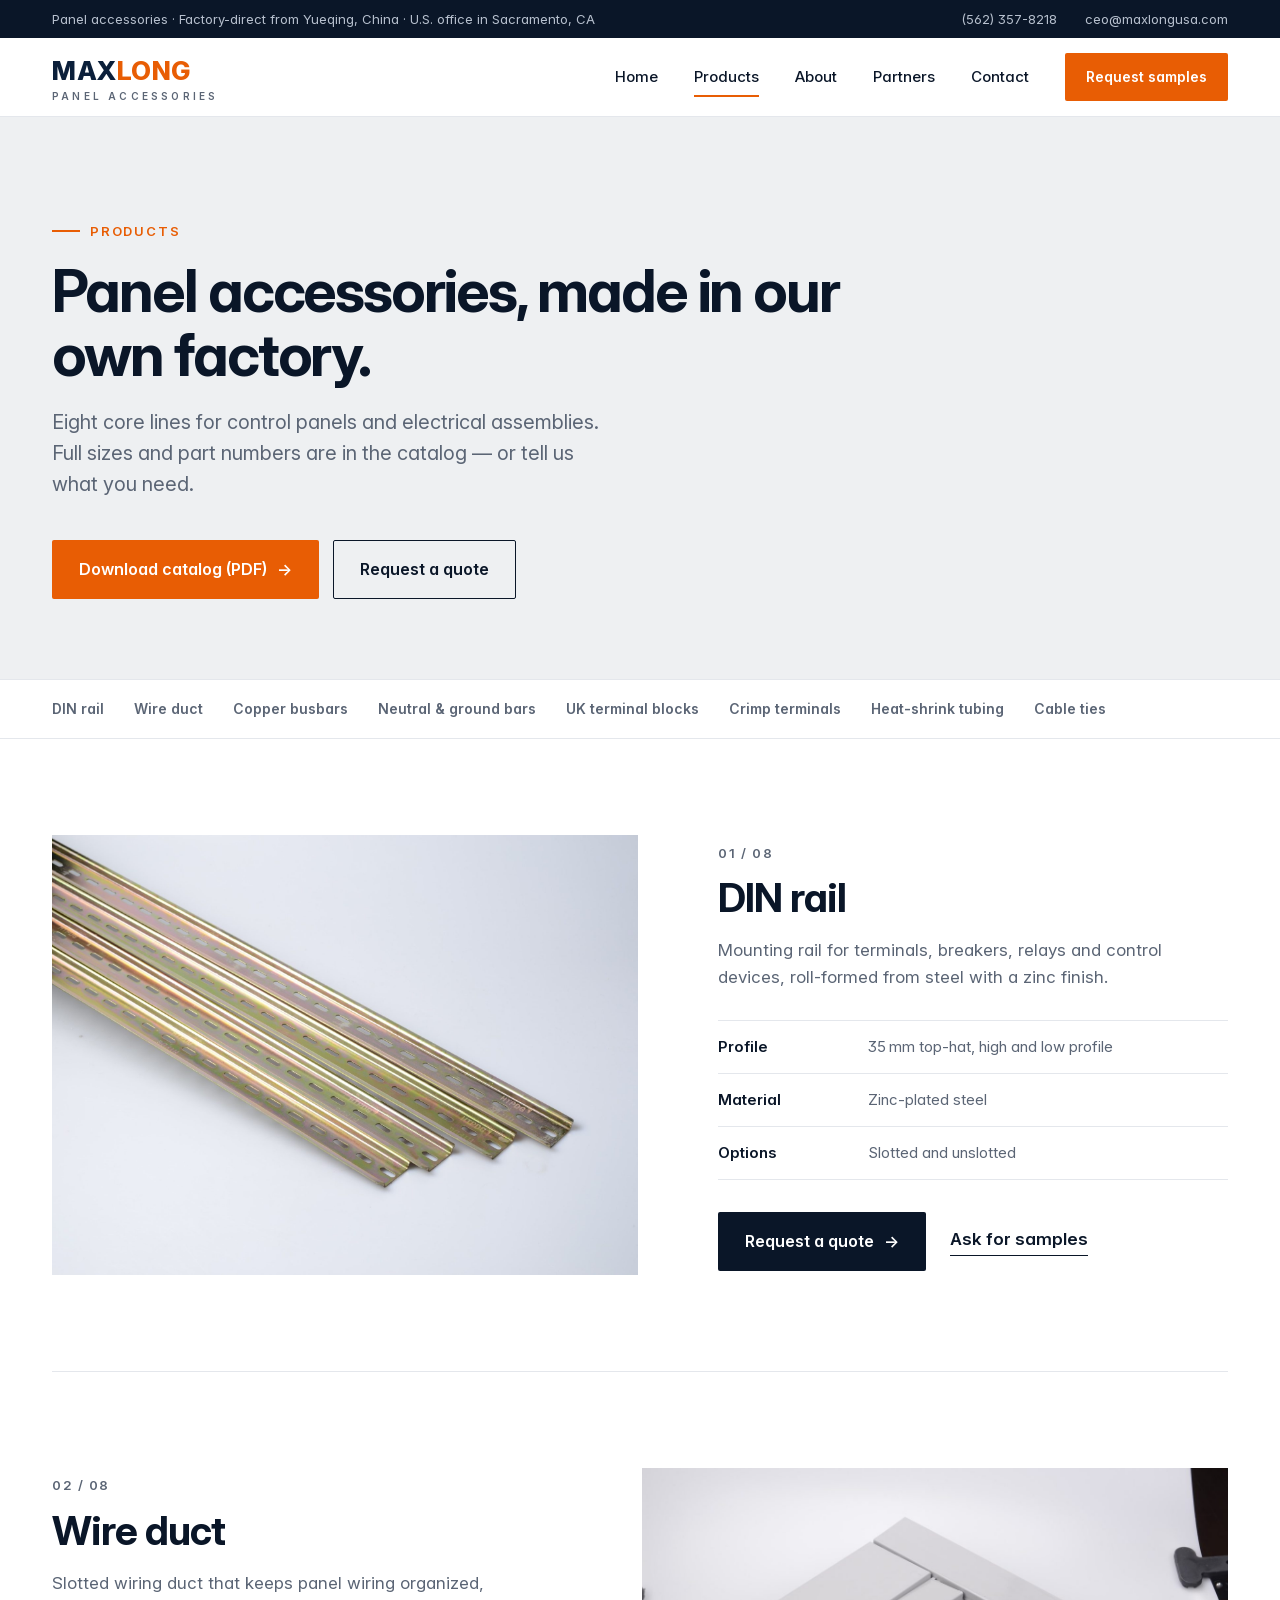
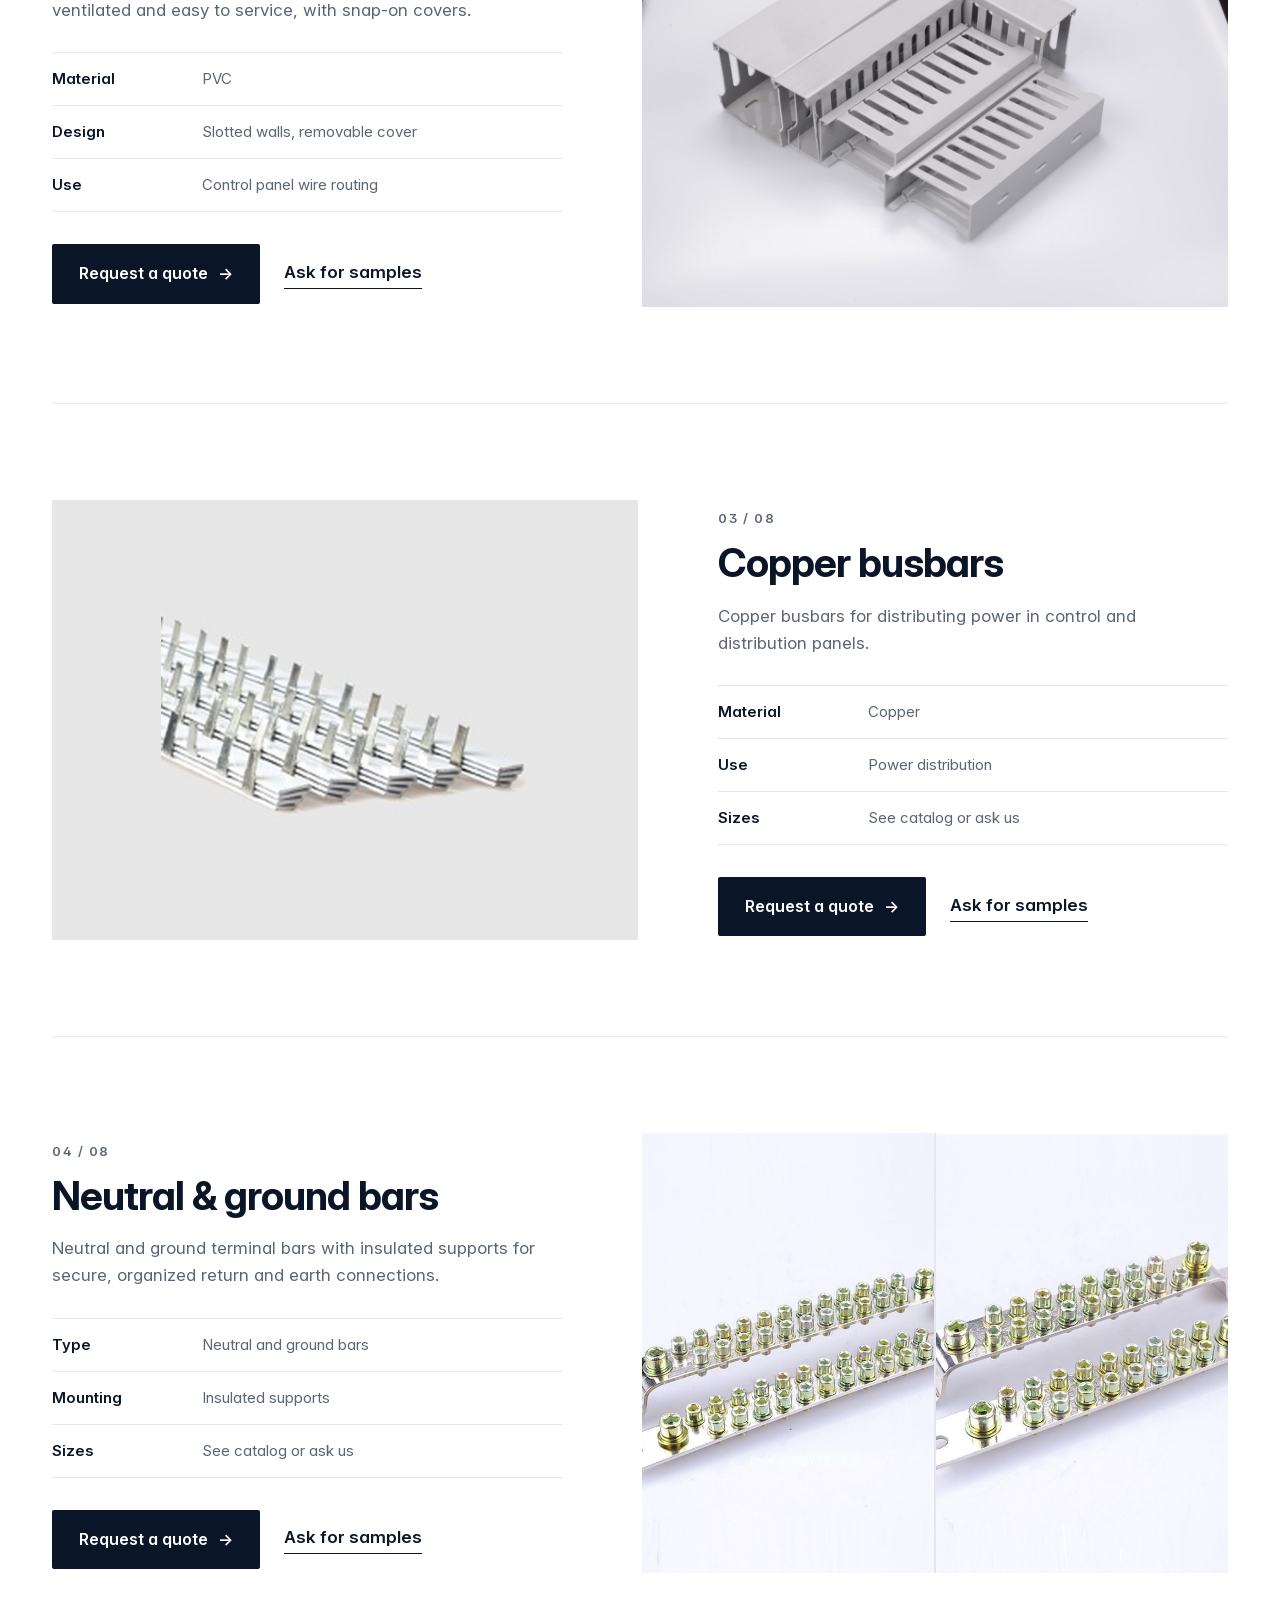
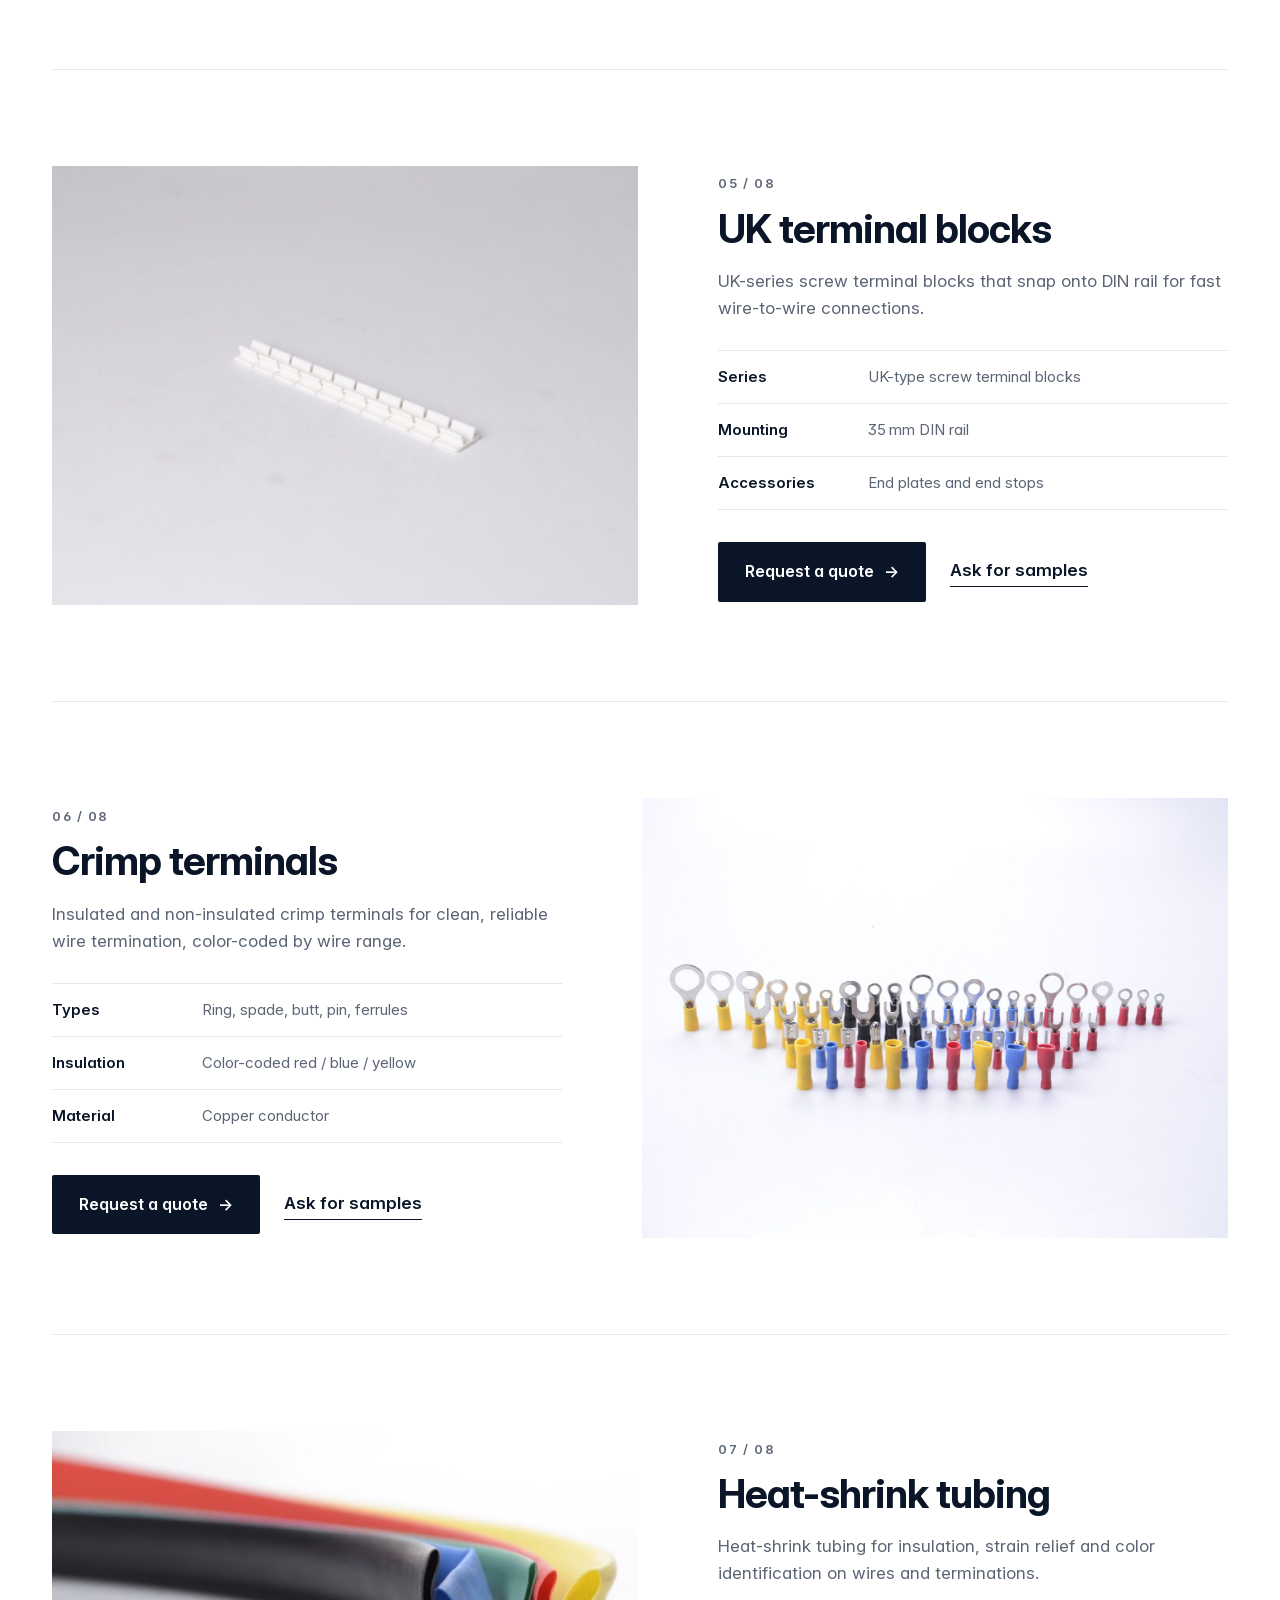
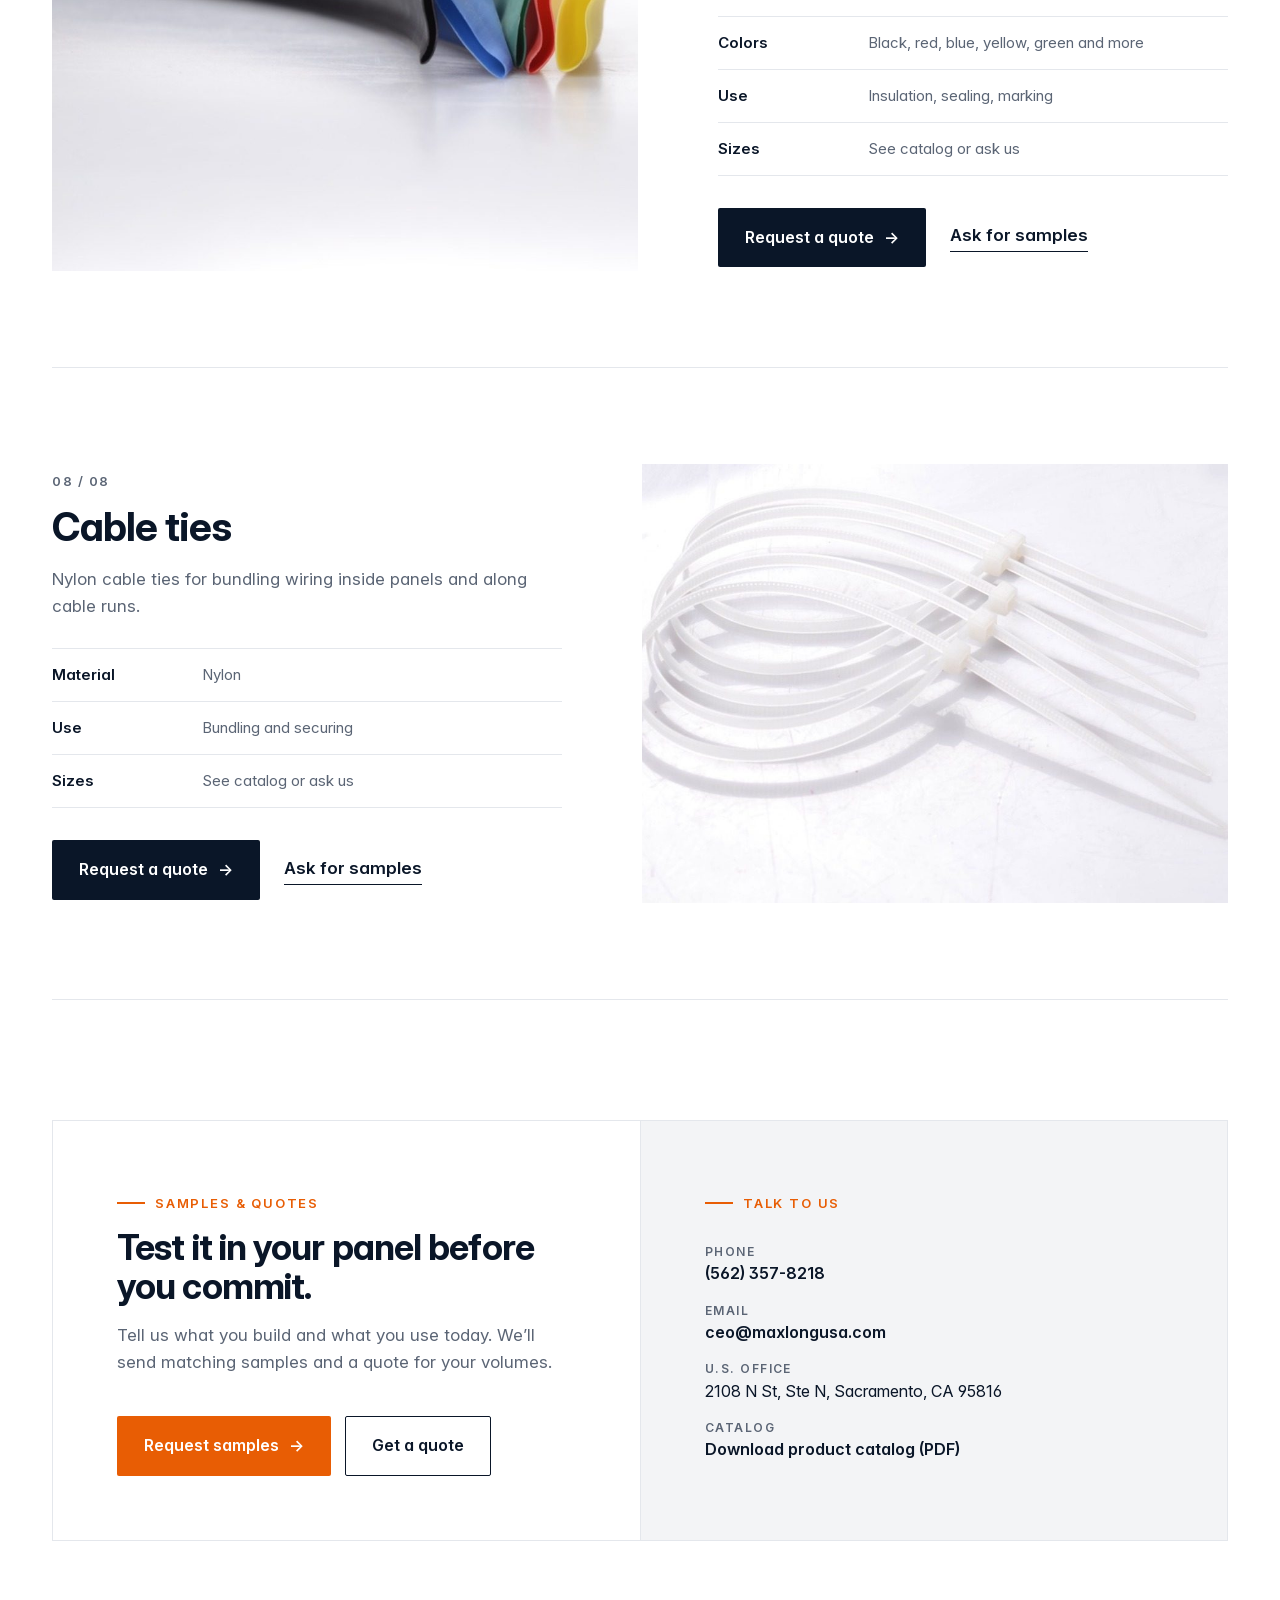
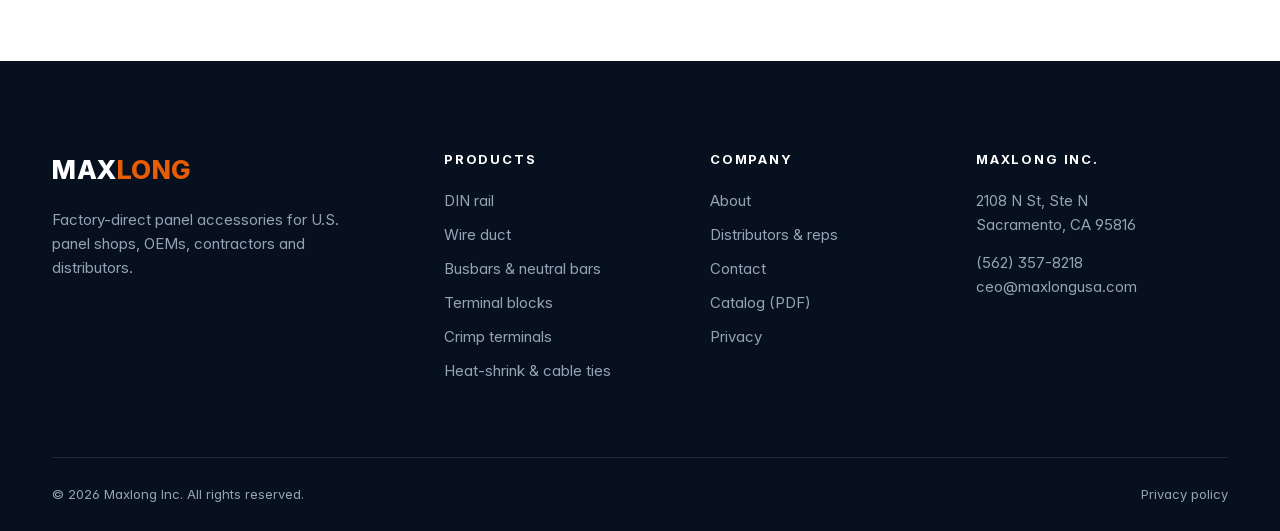
<file: products.html>
<!DOCTYPE html>
<html lang="en"><head><meta charset="utf-8"><meta name="viewport" content="width=device-width, initial-scale=1">
<title>Products | Maxlong Inc.</title><meta name="description" content="DIN rail, wire duct, copper busbars, neutral and ground bars, UK terminal blocks, crimp terminals, heat-shrink tubing and cable ties from Maxlong.">
<link rel="icon" href="favicon.svg" type="image/svg+xml"><link rel="preload" href="fonts/InterVariable.woff2" as="font" type="font/woff2" crossorigin><link rel="stylesheet" href="styles.css"></head>
<body>
<div class="util"><div class="wrap"><span>Panel accessories &middot; Factory-direct from Yueqing, China &middot; U.S. office in Sacramento, CA</span><div class="r"><a href="tel:+15623578218">(562) 357-8218</a><a href="mailto:ceo@maxlongusa.com">ceo@maxlongusa.com</a></div></div></div>
<header class="site"><div class="wrap"><a class="logo" href="index.html">MAX<span>LONG</span><small>PANEL ACCESSORIES</small></a>
<button class="nav-toggle" aria-expanded="false" aria-controls="nav">Menu</button>
<nav class="main" id="nav"><a href="index.html">Home</a><a href="products.html">Products</a><a href="about.html">About</a><a href="partners.html">Partners</a><a href="contact.html">Contact</a><a class="btn btn-primary" href="contact.html?interest=Samples">Request samples</a></nav></div></header>
<main><section class="phead"><div class="wrap"><span class="eyebrow">Products</span><h1>Panel accessories, made in our own factory.</h1><p class="lead">Eight core lines for control panels and electrical assemblies. Full sizes and part numbers are in the catalog &mdash; or tell us what you need.</p><div class="hero-cta"><a class="btn btn-primary" href="downloads/Maxlong_Product_Catalog.pdf">Download catalog (PDF) <span class="arr">&rarr;</span></a><a class="btn btn-line" href="contact.html?interest=Quote">Request a quote</a></div></div></section>
<div class="catnav"><div class="wrap"><a href="#din-rail">DIN rail</a><a href="#wire-duct">Wire duct</a><a href="#busbar">Copper busbars</a><a href="#neutral">Neutral &amp; ground bars</a><a href="#terminal">UK terminal blocks</a><a href="#crimp">Crimp terminals</a><a href="#heatshrink">Heat-shrink tubing</a><a href="#cable-tie">Cable ties</a></div></div>
<section><div class="wrap"><article class="prow" id="din-rail"><div class="pimg"><img src="images/v2/hero-din-rail.jpg" alt="Maxlong DIN rails" loading="lazy"></div><div><span class="num">01 / 08</span><h2>DIN rail</h2><p>Mounting rail for terminals, breakers, relays and control devices, roll-formed from steel with a zinc finish.</p><dl class="spec"><div><dt>Profile</dt><dd>35&thinsp;mm top-hat, high and low profile</dd></div><div><dt>Material</dt><dd>Zinc-plated steel</dd></div><div><dt>Options</dt><dd>Slotted and unslotted</dd></div></dl><div class="acts"><a class="btn btn-dark" href="contact.html?interest=DIN rail">Request a quote <span class="arr">&rarr;</span></a><a class="link" href="contact.html?interest=Samples">Ask for samples</a></div></div></article><article class="prow" id="wire-duct"><div class="pimg"><img src="images/v2/wire-duct-set.jpg" alt="Maxlong wire duct" loading="lazy"></div><div><span class="num">02 / 08</span><h2>Wire duct</h2><p>Slotted wiring duct that keeps panel wiring organized, ventilated and easy to service, with snap-on covers.</p><dl class="spec"><div><dt>Material</dt><dd>PVC</dd></div><div><dt>Design</dt><dd>Slotted walls, removable cover</dd></div><div><dt>Use</dt><dd>Control panel wire routing</dd></div></dl><div class="acts"><a class="btn btn-dark" href="contact.html?interest=Wire duct">Request a quote <span class="arr">&rarr;</span></a><a class="link" href="contact.html?interest=Samples">Ask for samples</a></div></div></article><article class="prow" id="busbar"><div class="pimg contain" style="background:#E7E7E7"><img src="images/v2/busbar.jpg" style="mix-blend-mode:normal;max-width:428px;width:70%" alt="Maxlong copper busbar" loading="lazy"></div><div><span class="num">03 / 08</span><h2>Copper busbars</h2><p>Copper busbars for distributing power in control and distribution panels.</p><dl class="spec"><div><dt>Material</dt><dd>Copper</dd></div><div><dt>Use</dt><dd>Power distribution</dd></div><div><dt>Sizes</dt><dd>See catalog or ask us</dd></div></dl><div class="acts"><a class="btn btn-dark" href="contact.html?interest=Copper busbars">Request a quote <span class="arr">&rarr;</span></a><a class="link" href="contact.html?interest=Samples">Ask for samples</a></div></div></article><article class="prow" id="neutral"><div class="pimg duo"><img src="images/v2/neutral-bar.jpg" alt="Maxlong neutral bar" loading="lazy"><img src="images/v2/neutral-bar-2.jpg" alt="Maxlong ground bar" loading="lazy"></div><div><span class="num">04 / 08</span><h2>Neutral &amp; ground bars</h2><p>Neutral and ground terminal bars with insulated supports for secure, organized return and earth connections.</p><dl class="spec"><div><dt>Type</dt><dd>Neutral and ground bars</dd></div><div><dt>Mounting</dt><dd>Insulated supports</dd></div><div><dt>Sizes</dt><dd>See catalog or ask us</dd></div></dl><div class="acts"><a class="btn btn-dark" href="contact.html?interest=Neutral and ground bars">Request a quote <span class="arr">&rarr;</span></a><a class="link" href="contact.html?interest=Samples">Ask for samples</a></div></div></article><article class="prow" id="terminal"><div class="pimg"><img src="images/v2/uk-terminal-2.jpg" alt="Maxlong UK terminal blocks" loading="lazy"></div><div><span class="num">05 / 08</span><h2>UK terminal blocks</h2><p>UK-series screw terminal blocks that snap onto DIN rail for fast wire-to-wire connections.</p><dl class="spec"><div><dt>Series</dt><dd>UK-type screw terminal blocks</dd></div><div><dt>Mounting</dt><dd>35&thinsp;mm DIN rail</dd></div><div><dt>Accessories</dt><dd>End plates and end stops</dd></div></dl><div class="acts"><a class="btn btn-dark" href="contact.html?interest=UK terminal blocks">Request a quote <span class="arr">&rarr;</span></a><a class="link" href="contact.html?interest=Samples">Ask for samples</a></div></div></article><article class="prow" id="crimp"><div class="pimg"><img src="images/v2/crimp-row.jpg" alt="Maxlong crimp terminals" loading="lazy"></div><div><span class="num">06 / 08</span><h2>Crimp terminals</h2><p>Insulated and non-insulated crimp terminals for clean, reliable wire termination, color-coded by wire range.</p><dl class="spec"><div><dt>Types</dt><dd>Ring, spade, butt, pin, ferrules</dd></div><div><dt>Insulation</dt><dd>Color-coded red / blue / yellow</dd></div><div><dt>Material</dt><dd>Copper conductor</dd></div></dl><div class="acts"><a class="btn btn-dark" href="contact.html?interest=Crimp terminals">Request a quote <span class="arr">&rarr;</span></a><a class="link" href="contact.html?interest=Samples">Ask for samples</a></div></div></article><article class="prow" id="heatshrink"><div class="pimg"><img src="images/v2/heatshrink.jpg" alt="Maxlong heat-shrink tubing" loading="lazy"></div><div><span class="num">07 / 08</span><h2>Heat-shrink tubing</h2><p>Heat-shrink tubing for insulation, strain relief and color identification on wires and terminations.</p><dl class="spec"><div><dt>Colors</dt><dd>Black, red, blue, yellow, green and more</dd></div><div><dt>Use</dt><dd>Insulation, sealing, marking</dd></div><div><dt>Sizes</dt><dd>See catalog or ask us</dd></div></dl><div class="acts"><a class="btn btn-dark" href="contact.html?interest=Heat-shrink tubing">Request a quote <span class="arr">&rarr;</span></a><a class="link" href="contact.html?interest=Samples">Ask for samples</a></div></div></article><article class="prow" id="cable-tie"><div class="pimg"><img src="images/v2/cable-tie.jpg" alt="Maxlong cable ties" loading="lazy"></div><div><span class="num">08 / 08</span><h2>Cable ties</h2><p>Nylon cable ties for bundling wiring inside panels and along cable runs.</p><dl class="spec"><div><dt>Material</dt><dd>Nylon</dd></div><div><dt>Use</dt><dd>Bundling and securing</dd></div><div><dt>Sizes</dt><dd>See catalog or ask us</dd></div></dl><div class="acts"><a class="btn btn-dark" href="contact.html?interest=Cable ties">Request a quote <span class="arr">&rarr;</span></a><a class="link" href="contact.html?interest=Samples">Ask for samples</a></div></div></article></div></section><section class="s"><div class="wrap"><div class="quote">
<div><span class="eyebrow">Samples &amp; quotes</span><h2>Test it in your panel before you commit.</h2><p class="muted">Tell us what you build and what you use today. We&rsquo;ll send matching samples and a quote for your volumes.</p>
<div class="hero-cta"><a class="btn btn-primary" href="contact.html?interest=Samples">Request samples <span class="arr">&rarr;</span></a><a class="btn btn-line" href="contact.html?interest=Quote">Get a quote</a></div></div>
<div class="q2"><span class="eyebrow">Talk to us</span><div class="contact-lines">
<div><span>Phone</span><a href="tel:+15623578218">(562) 357-8218</a></div>
<div><span>Email</span><a href="mailto:ceo@maxlongusa.com">ceo@maxlongusa.com</a></div>
<div><span>U.S. office</span>2108 N St, Ste N, Sacramento, CA 95816</div>
<div><span>Catalog</span><a href="downloads/Maxlong_Product_Catalog.pdf">Download product catalog (PDF)</a></div></div></div>
</div></div></section></main>
<footer class="site"><div class="wrap"><div class="top">
<div><a class="logo" href="index.html">MAX<span>LONG</span></a><p style="margin-top:18px;max-width:320px">Factory-direct panel accessories for U.S. panel shops, OEMs, contractors and distributors.</p></div>
<div><h4>Products</h4><ul><li><a href="products.html#din-rail">DIN rail</a></li><li><a href="products.html#wire-duct">Wire duct</a></li><li><a href="products.html#busbar">Busbars &amp; neutral bars</a></li><li><a href="products.html#terminal">Terminal blocks</a></li><li><a href="products.html#crimp">Crimp terminals</a></li><li><a href="products.html#heatshrink">Heat-shrink &amp; cable ties</a></li></ul></div>
<div><h4>Company</h4><ul><li><a href="about.html">About</a></li><li><a href="partners.html">Distributors &amp; reps</a></li><li><a href="contact.html">Contact</a></li><li><a href="downloads/Maxlong_Product_Catalog.pdf">Catalog (PDF)</a></li><li><a href="privacy.html">Privacy</a></li></ul></div>
<div><h4>Maxlong Inc.</h4><p>2108 N St, Ste N<br>Sacramento, CA 95816</p><p style="margin-top:14px"><a href="tel:+15623578218">(562) 357-8218</a><br><a href="mailto:ceo@maxlongusa.com">ceo@maxlongusa.com</a></p></div>
</div><div class="bot"><span>&copy; 2026 Maxlong Inc. All rights reserved.</span><span><a href="privacy.html">Privacy policy</a></span></div></div></footer>
<script src="site.js"></script></body></html>
</file>
<file: styles.css>
@font-face{font-family:"Inter";src:url("fonts/InterVariable.woff2") format("woff2");font-weight:100 900;font-display:swap}
:root{--ink:#0A1628;--navy:#0B1F3A;--accent:#E85D04;--accent-d:#C24E03;--muted:#5B6575;--line:#E4E7EC;--soft:#F3F4F6;--stage:#EEF0F2;--max:1240px}
*{box-sizing:border-box;margin:0;padding:0}
html{scroll-behavior:smooth}
body{font-family:"Inter",system-ui,-apple-system,"Segoe UI",Roboto,sans-serif;color:var(--ink);background:#fff;font-size:17px;line-height:1.6;-webkit-font-smoothing:antialiased;font-feature-settings:"cv11","ss01"}
img{max-width:100%;display:block}
a{color:inherit;text-decoration:none}
.wrap{max-width:var(--max);margin:0 auto;padding:0 32px}
h1,h2,h3{font-weight:700;letter-spacing:-.025em;line-height:1.08}
h1{font-size:clamp(40px,5vw,66px);letter-spacing:-.035em}
h2{font-size:clamp(30px,3.4vw,46px)}
h3{font-size:20px;letter-spacing:-.01em;line-height:1.3}
.eyebrow{display:inline-flex;align-items:center;gap:10px;font-size:13px;font-weight:600;letter-spacing:.14em;text-transform:uppercase;color:var(--accent)}
.eyebrow::before{content:"";width:28px;height:2px;background:var(--accent)}
.lead{font-size:20px;color:var(--muted);line-height:1.55;max-width:560px}
.muted{color:var(--muted)}
/* buttons */
.btn{display:inline-flex;align-items:center;gap:10px;font-weight:600;font-size:16px;padding:16px 26px;border-radius:2px;border:1.5px solid transparent;transition:.2s}
.btn-primary{background:var(--accent);color:#fff}.btn-primary:hover{background:var(--accent-d)}
.btn-dark{background:var(--ink);color:#fff}.btn-dark:hover{background:#1d2b44}
.btn-line{border-color:var(--ink);color:var(--ink)}.btn-line:hover{background:var(--ink);color:#fff}
.btn-ghost{border-color:rgba(255,255,255,.4);color:#fff}.btn-ghost:hover{background:#fff;color:var(--ink)}
.btn .arr{transition:transform .2s}.btn:hover .arr{transform:translateX(4px)}
.link{font-weight:600;display:inline-flex;gap:8px;align-items:center;border-bottom:1.5px solid currentColor;padding-bottom:2px}
/* header */
.util{background:var(--ink);color:#B7C0CE;font-size:13px}
.util .wrap{display:flex;justify-content:space-between;height:38px;align-items:center}
.util a:hover{color:#fff}.util .r{display:flex;gap:28px}
header.site{position:sticky;top:0;z-index:50;background:rgba(255,255,255,.96);backdrop-filter:blur(8px);border-bottom:1px solid var(--line)}
header.site .wrap{display:flex;align-items:center;justify-content:space-between;height:78px}
.logo{font-weight:800;font-size:26px;letter-spacing:.02em;color:var(--navy)}.logo span{color:var(--accent)}
.logo small{display:block;font-size:10px;font-weight:600;letter-spacing:.32em;color:var(--muted);margin-top:-4px}
nav.main{display:flex;align-items:center;gap:36px;font-size:15px;font-weight:500}
nav.main a:not(.btn){position:relative;padding:6px 0}
nav.main a:not(.btn).active::after,nav.main a:not(.btn):hover::after{content:"";position:absolute;left:0;right:0;bottom:-2px;height:2px;background:var(--accent)}
nav.main .btn{padding:12px 20px;font-size:14px}
.nav-toggle{display:none;background:none;border:1.5px solid var(--ink);padding:8px 14px;font:600 14px Inter,sans-serif;cursor:pointer}
/* hero */
.hero{position:relative;background:var(--stage);overflow:hidden}
.hero .wrap{display:grid;grid-template-columns:minmax(0,1fr) minmax(0,1fr);min-height:680px;align-items:center}
.hero-copy{position:relative;z-index:2;padding:96px 0;max-width:540px}
.hero-copy h1{margin:22px 0 26px}
.hero-copy .lead{color:#4A5464}
.hero-cta{display:flex;gap:14px;margin-top:40px;flex-wrap:wrap}
.hero-img{position:absolute;top:0;right:0;bottom:0;width:54%;background:url(images/v2/hero-din-rail.jpg) center/cover no-repeat}
.hero-img::before{content:"";position:absolute;inset:0;background:linear-gradient(90deg,var(--stage) 0%,rgba(238,240,242,0) 35%)}
.facts{border-bottom:1px solid var(--line)}
.facts .wrap{display:grid;grid-template-columns:repeat(4,1fr)}
.facts div{padding:30px 28px;border-left:1px solid var(--line)}.facts div:first-child{border-left:0;padding-left:0}
.facts strong{display:block;font-size:17px;font-weight:650}.facts span{font-size:14px;color:var(--muted)}
/* sections */
section.s{padding:120px 0}
.s-head{display:flex;justify-content:space-between;align-items:end;gap:40px;margin-bottom:56px}
.s-head h2{margin-top:16px;max-width:680px}
.s-head p{max-width:420px;color:var(--muted)}
.bg-soft{background:var(--soft)}
/* product grid */
.pgrid{display:grid;grid-template-columns:repeat(4,1fr);gap:1px;background:var(--line);border:1px solid var(--line)}
.pcard{background:#fff;display:flex;flex-direction:column;transition:.25s}
.pcard .ph{aspect-ratio:4/3;background:var(--stage);display:flex;align-items:center;justify-content:center;overflow:hidden}
.pcard .ph img{width:100%;height:100%;object-fit:cover;transition:transform .5s}
.pcard .ph.contain img{object-fit:contain;width:auto;height:auto;max-width:78%;max-height:82%;mix-blend-mode:multiply}
.pcard:hover .ph img{transform:scale(1.04)}
.pcard .bd{padding:26px 26px 30px;flex:1;display:flex;flex-direction:column}
.pcard .no{font-size:12px;font-weight:600;color:var(--muted);letter-spacing:.1em}
.pcard h3{margin:8px 0 8px}
.pcard p{font-size:15px;color:var(--muted);flex:1}
.pcard .go{margin-top:18px;font-size:14px;font-weight:600;color:var(--accent)}
.pcard:hover{box-shadow:0 20px 40px -20px rgba(10,22,40,.25);position:relative;z-index:1}
/* split */
.split{display:grid;grid-template-columns:1.1fr 1fr;gap:88px;align-items:center}
.split.rev{grid-template-columns:1fr 1.1fr}.split.rev .split-img{order:2}
.split-img{background:var(--stage);aspect-ratio:5/4;overflow:hidden}.split-img img{width:100%;height:100%;object-fit:cover}
.split h2{margin:16px 0 22px}
.steps{list-style:none;margin-top:36px;border-top:1px solid var(--line)}
.steps li{display:grid;grid-template-columns:52px 1fr;padding:22px 0;border-bottom:1px solid var(--line)}
.steps b{font-size:14px;color:var(--accent);font-weight:700;padding-top:2px}
.steps h3{font-size:18px;margin-bottom:4px}.steps p{font-size:15px;color:var(--muted)}
/* audience */
.aud{display:grid;grid-template-columns:repeat(4,1fr);gap:40px}
.aud div{border-top:2px solid var(--ink);padding-top:24px}
.aud h3{margin-bottom:10px}.aud p{font-size:15px;color:var(--muted)}
/* dark band */
.band{background:var(--ink);color:#fff;position:relative;overflow:hidden}
.band .wrap{display:grid;grid-template-columns:1.3fr 1fr;gap:80px;padding-top:110px;padding-bottom:110px;align-items:center}
.band h2{margin:16px 0 20px}.band p{color:#AEB8C7;font-size:18px;max-width:560px}
.band ul{list-style:none;border-top:1px solid rgba(255,255,255,.14)}
.band li{padding:18px 0;border-bottom:1px solid rgba(255,255,255,.14);display:flex;gap:16px;color:#DDE3EB}
.band li::before{content:"";flex:none;width:8px;height:8px;margin-top:9px;background:var(--accent)}
.band .cta{display:flex;gap:14px;margin-top:36px;flex-wrap:wrap}
/* quote */
.quote{display:grid;grid-template-columns:1fr 1fr;gap:0;border:1px solid var(--line)}
.quote>div{padding:64px}
.quote .q2{background:var(--soft);border-left:1px solid var(--line)}
.quote h2{font-size:36px;margin:14px 0 16px}
.contact-lines{margin-top:28px;display:grid;gap:14px;font-size:16px}
.contact-lines a{font-weight:600}
.contact-lines span{display:block;font-size:12px;letter-spacing:.12em;text-transform:uppercase;color:var(--muted);font-weight:600}
/* page head */
.phead{background:var(--stage);padding:96px 0 80px;border-bottom:1px solid var(--line)}
.phead h1{font-size:clamp(38px,4.6vw,60px);margin:18px 0 20px;max-width:880px}
.crumb{font-size:13px;color:var(--muted);margin-bottom:6px}
/* products page */
.catnav{position:sticky;top:78px;z-index:40;background:#fff;border-bottom:1px solid var(--line)}
.catnav .wrap{display:flex;gap:30px;overflow-x:auto;height:58px;align-items:center;font-size:14px;font-weight:600;white-space:nowrap}
.catnav a{color:var(--muted)}.catnav a:hover{color:var(--ink)}
.prow{display:grid;grid-template-columns:1.15fr 1fr;gap:80px;padding:96px 0;border-bottom:1px solid var(--line);align-items:center;scroll-margin-top:150px}
.prow:nth-child(even){grid-template-columns:1fr 1.15fr}.prow:nth-child(even) .pimg{order:2}
.pimg{background:var(--stage);aspect-ratio:4/3;display:flex;align-items:center;justify-content:center;overflow:hidden}
.pimg img{width:100%;height:100%;object-fit:cover}
.pimg.contain img{width:auto;height:auto;max-width:60%;max-height:70%;object-fit:contain;mix-blend-mode:multiply}
.pimg.duo{display:grid;grid-template-columns:1fr 1fr;gap:2px;background:var(--line)}
.pimg.duo img{background:var(--stage)}
.prow .num{font-size:13px;font-weight:600;letter-spacing:.12em;color:var(--muted)}
.prow h2{font-size:40px;margin:10px 0 18px}
.prow p{color:var(--muted)}
.spec{margin:28px 0 32px;border-top:1px solid var(--line)}
.spec div{display:grid;grid-template-columns:150px 1fr;padding:14px 0;border-bottom:1px solid var(--line);font-size:15px}
.spec dt{font-weight:600}.spec dd{color:var(--muted)}
.prow .acts{display:flex;gap:24px;align-items:center;flex-wrap:wrap}
/* about */
.timeline{display:grid;grid-template-columns:repeat(3,1fr);gap:0;border-top:1px solid var(--line)}
.timeline div{padding:36px 36px 0 0}
.timeline .yr{font-size:44px;font-weight:700;letter-spacing:-.03em}
.timeline h3{margin:10px 0 8px}.timeline p{color:var(--muted);font-size:15px}
.mosaic{display:grid;grid-template-columns:1.4fr 1fr;grid-template-rows:240px 240px 200px;gap:2px;background:#fff}
.mosaic div{background:var(--stage);overflow:hidden}.mosaic img{width:100%;height:100%;object-fit:cover}
.mosaic .big{grid-row:span 2}.mosaic>div:nth-child(4){grid-column:1/-1!important}
.prose{max-width:760px}.prose h2{font-size:28px;margin:48px 0 14px}.prose p,.prose li{color:#3A4352;margin-bottom:14px}.prose ul{padding-left:22px}
/* form */
.form-grid{display:grid;grid-template-columns:1fr 1fr;gap:20px}
.form-grid .full{grid-column:1/-1}
label{display:block;font-size:13px;font-weight:600;margin-bottom:8px}
input,select,textarea{width:100%;font:inherit;font-size:16px;padding:14px 16px;border:1px solid #CBD2DC;border-radius:2px;background:#fff;color:var(--ink)}
input:focus,select:focus,textarea:focus{outline:2px solid var(--accent);outline-offset:-1px;border-color:transparent}
textarea{min-height:150px;resize:vertical}
/* footer */
footer.site{background:#07101E;color:#97A3B5;font-size:15px}
footer.site .top{display:grid;grid-template-columns:1.6fr 1fr 1fr 1.2fr;gap:56px;padding:88px 0 64px}
footer.site h4{color:#fff;font-size:13px;letter-spacing:.14em;text-transform:uppercase;margin-bottom:20px}
footer.site li{list-style:none;margin-bottom:10px}footer.site a:hover{color:#fff}
footer.site .logo{color:#fff}
footer.site .bot{border-top:1px solid rgba(255,255,255,.1);padding:26px 0;display:flex;justify-content:space-between;font-size:13px}
/* responsive */
@media(max-width:1024px){
 .pgrid{grid-template-columns:repeat(2,1fr)}.aud{grid-template-columns:repeat(2,1fr)}
 footer.site .top{grid-template-columns:1fr 1fr}
 .split,.split.rev,.band .wrap,.prow,.prow:nth-child(even),.quote{grid-template-columns:1fr;gap:48px}
 .split.rev .split-img,.prow:nth-child(even) .pimg{order:0}
}
@media(max-width:860px){
 .wrap{padding:0 22px}
 .util{display:none}
 nav.main{display:none;position:absolute;top:78px;left:0;right:0;background:#fff;flex-direction:column;align-items:flex-start;padding:20px 22px 28px;gap:16px;border-bottom:1px solid var(--line)}
 nav.main.open{display:flex}.nav-toggle{display:block}
 .hero .wrap{grid-template-columns:1fr;min-height:0}
 .hero-copy{padding:56px 0 40px}
 .hero-img{position:relative;width:auto;height:300px;margin:0 -22px}
 .hero-img::before{display:none}
 .facts .wrap{grid-template-columns:1fr 1fr}.facts div{padding:22px 16px 22px 0;border-left:0;border-top:1px solid var(--line)}
 section.s{padding:80px 0}.s-head{flex-direction:column;align-items:flex-start;margin-bottom:36px}
 .pgrid{grid-template-columns:1fr 1fr}.pcard .bd{padding:18px}.pcard p{display:none}
 .aud,.timeline{grid-template-columns:1fr}.quote>div{padding:36px 24px}
 .form-grid{grid-template-columns:1fr}
 .mosaic{grid-template-columns:1fr 1fr;grid-template-rows:220px 160px}.mosaic .big{grid-column:span 2;grid-row:auto}
 .prow{padding:64px 0}.prow h2{font-size:32px}.spec div{grid-template-columns:110px 1fr}
 footer.site .top{grid-template-columns:1fr;gap:36px}footer.site .bot{flex-direction:column;gap:8px}
}
</file>
